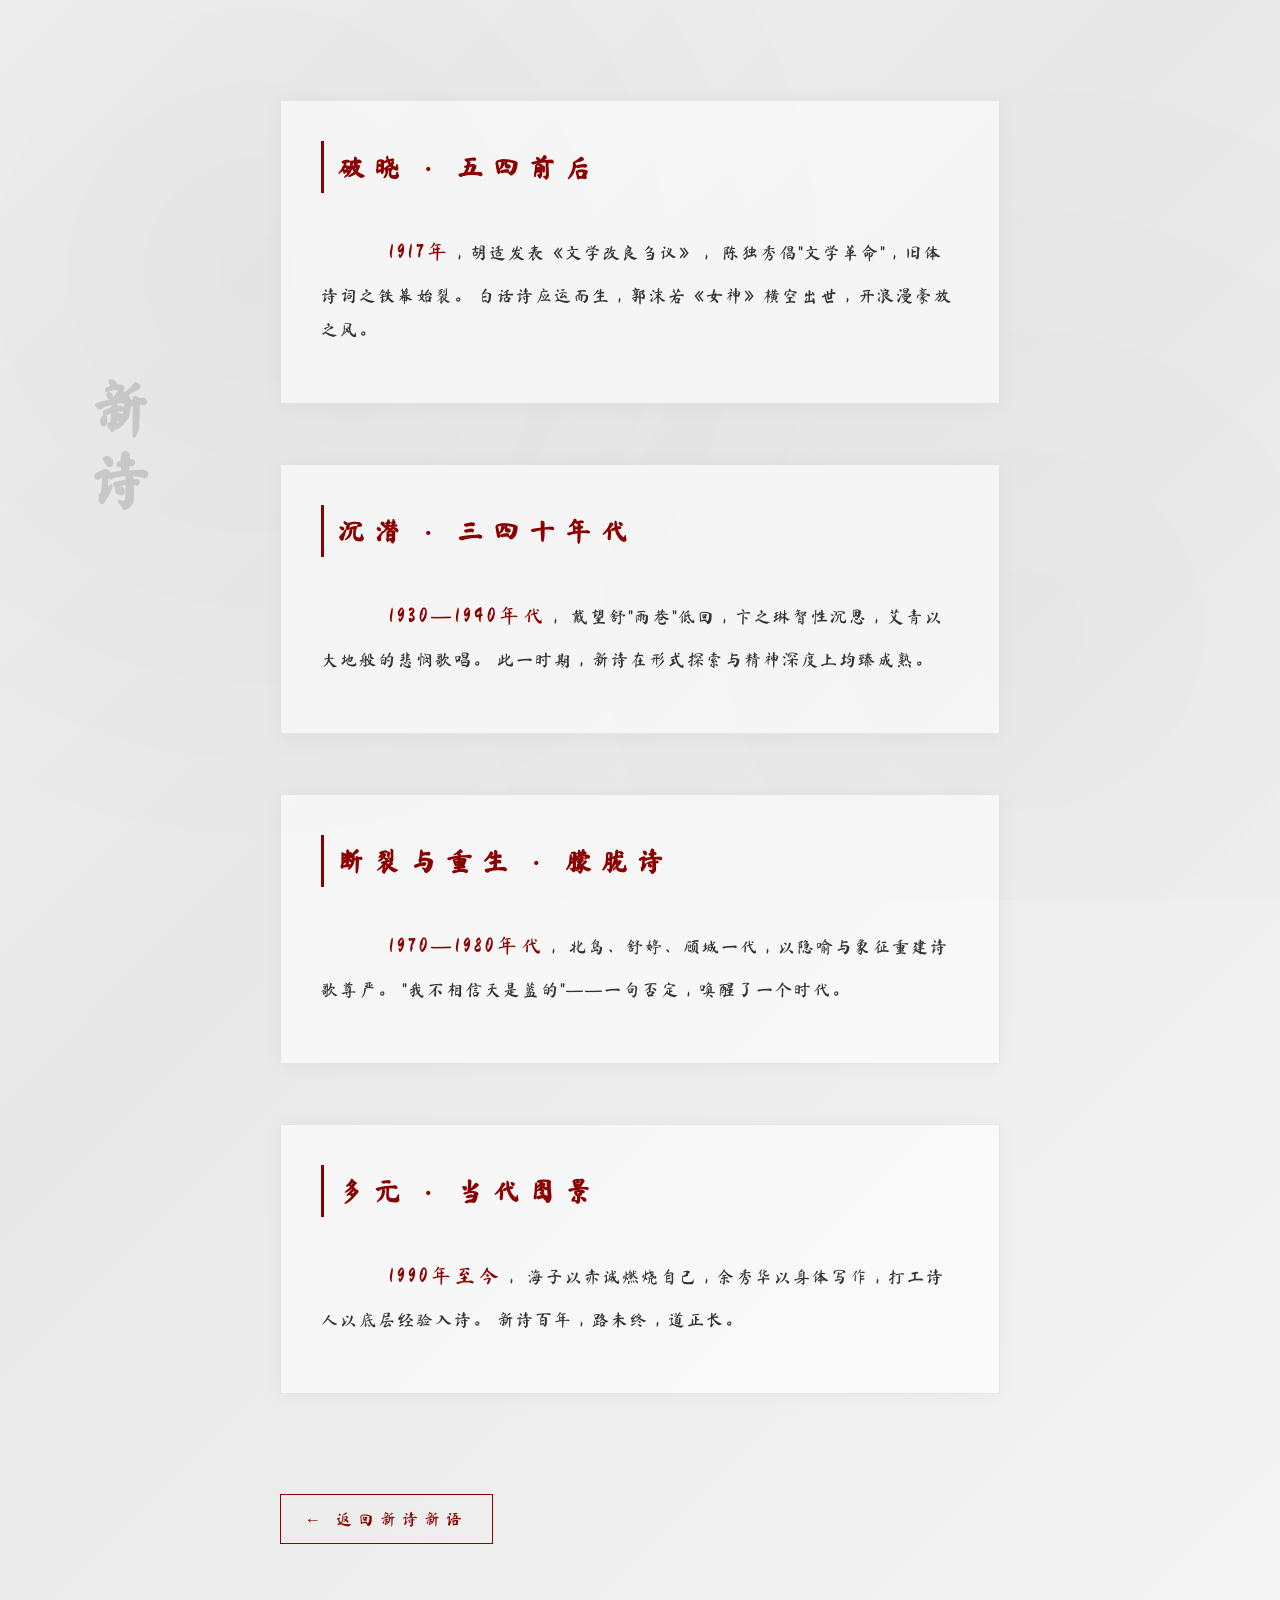
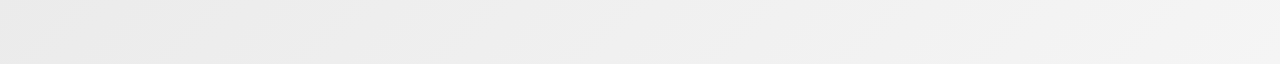
<file: bailun.html>
<!DOCTYPE html>
<html lang="zh-CN">
<head>
<meta charset="UTF-8">
<title>新诗百年</title>
<link href="https://fonts.googleapis.com/css2?family=Ma+Shan+Zheng&display=swap" rel="stylesheet">
<style>
* { margin:0; padding:0; box-sizing:border-box; }
body {
    font-family: "Ma Shan Zheng","KaiTi",serif;
    background: linear-gradient(135deg, #f0f0f0 0%, #e8e8e8 40%, #f5f5f5 100%);
    color: #1a1a1a;
    line-height: 2;
    min-height: 100vh;
}
body::before {
    content: "";
    position: fixed;
    inset: 0;
    background: 
        radial-gradient(circle at 20% 30%, rgba(0,0,0,0.03) 0%, transparent 50%),
        radial-gradient(circle at 80% 70%, rgba(0,0,0,0.02) 0%, transparent 50%);
    pointer-events: none;
    z-index: 0;
}
.container {
    max-width: 800px;
    margin: 100px auto 120px;
    padding: 0 40px;
    position: relative;
    z-index: 1;
}
h2 {
    font-size: 60px;
    letter-spacing: 12px;
    color: #1a1a1a;
    writing-mode: vertical-rl;
    text-orientation: upright;
    position: fixed;
    left: 60px;
    top: 50%;
    transform: translateY(-50%);
    opacity: 0.15;
    pointer-events: none;
}
h3 {
    font-size: 26px;
    letter-spacing: 10px;
    color: #8b0000;
    border-left: 3px solid #8b0000;
    padding-left: 14px;
    margin-bottom: 30px;
}
.section {
    margin-bottom: 60px;
    padding: 40px;
    background: rgba(255,255,255,0.6);
    border: 1px solid rgba(0,0,0,0.08);
    box-shadow: 0 2px 20px rgba(0,0,0,0.04);
}
p {
    font-size: 17px;
    text-indent: 2em;
    letter-spacing: 2px;
    margin-bottom: 16px;
    color: #333;
}
.year {
    display: inline-block;
    font-size: 20px;
    color: #8b0000;
    letter-spacing: 4px;
    margin: 8px 0;
}
.back {
    display: inline-block;
    margin-top: 40px;
    font-size: 16px;
    letter-spacing: 6px;
    color: #8b0000;
    text-decoration: none;
    border: 1px solid #8b0000;
    padding: 8px 24px;
    transition: all .3s;
}
.back:hover {
    background: #8b0000;
    color: #fff;
}
</style>
</head>
<body>

<div class="container">
    <h2>新诗</h2>

    <div class="section">
        <h3>破晓 · 五四前后</h3>
        <p>
            <span class="year">1917年</span>，胡适发表《文学改良刍议》，
            陈独秀倡"文学革命"，旧体诗词之铁幕始裂。
            白话诗应运而生，郭沫若《女神》横空出世，开浪漫豪放之风。
        </p>
    </div>

    <div class="section">
        <h3>沉潜 · 三四十年代</h3>
        <p>
            <span class="year">1930—1940年代</span>，
            戴望舒"雨巷"低回，卞之琳智性沉思，艾青以大地般的悲悯歌唱。
            此一时期，新诗在形式探索与精神深度上均臻成熟。
        </p>
    </div>

    <div class="section">
        <h3>断裂与重生 · 朦胧诗</h3>
        <p>
            <span class="year">1970—1980年代</span>，
            北岛、舒婷、顾城一代，以隐喻与象征重建诗歌尊严。
            "我不相信天是蓝的"——一句否定，唤醒了一个时代。
        </p>
    </div>

    <div class="section">
        <h3>多元 · 当代图景</h3>
        <p>
            <span class="year">1990年至今</span>，
            海子以赤诚燃烧自己，余秀华以身体写作，打工诗人以底层经验入诗。
            新诗百年，路未终，道正长。
        </p>
    </div>

    <a href="xinshi.html" class="back">← 返回新诗新语</a>
</div>

</body>
</html>
</file>
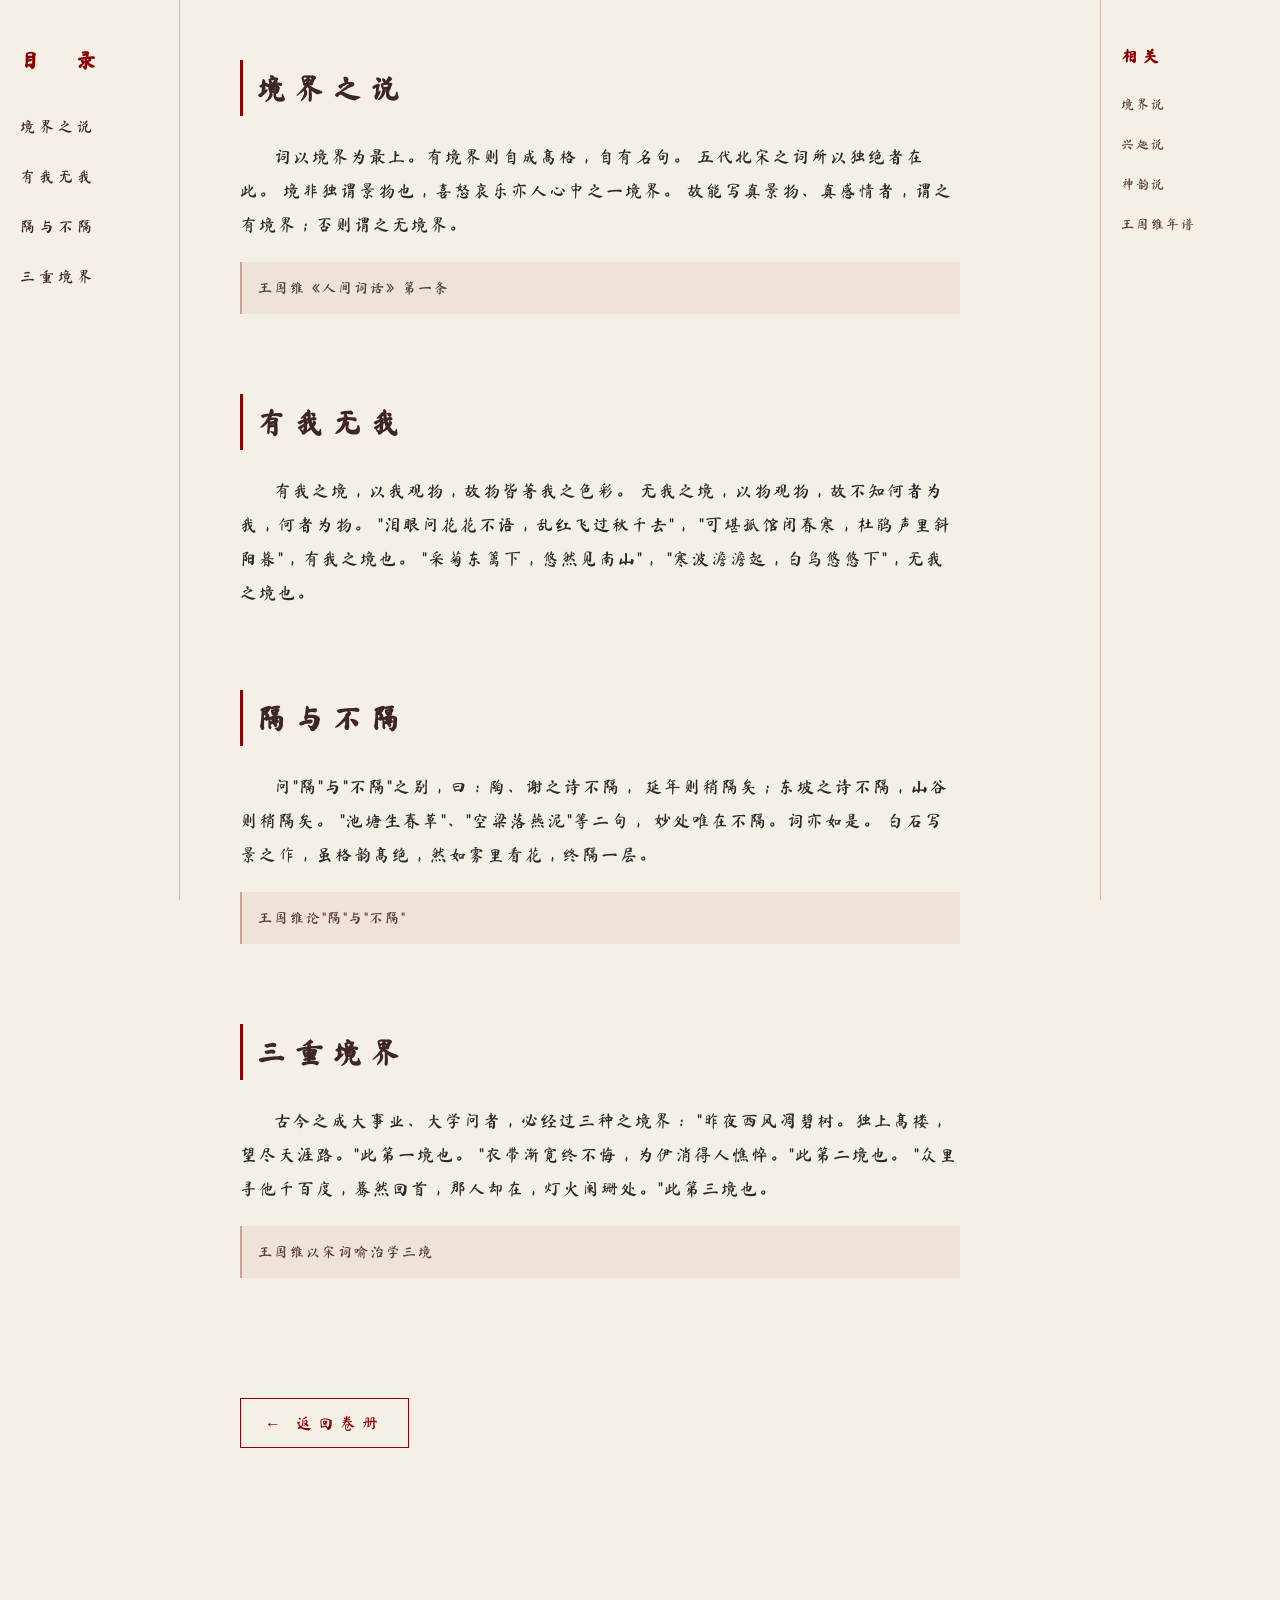
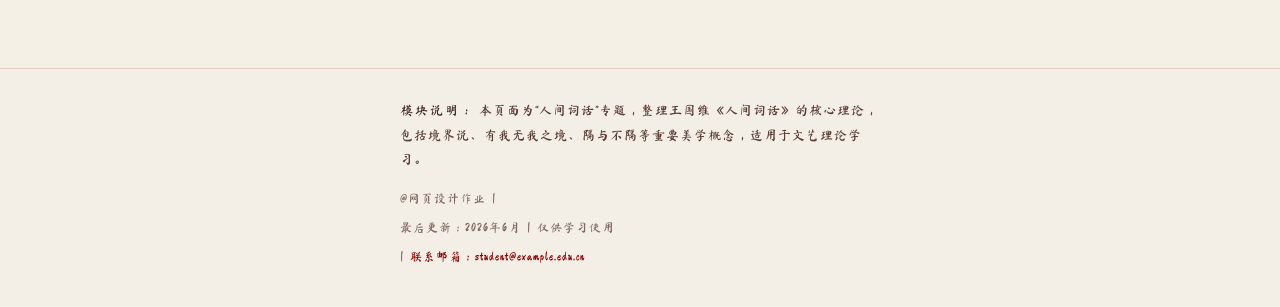
<file: cihua.html>
<!DOCTYPE html>
<html lang="zh-CN">
<head>
    <meta charset="UTF-8">
    <title>人间词话</title>
    <link href="https://fonts.googleapis.com/css2?family=Ma+Shan+Zheng&display=swap" rel="stylesheet">
    <link rel="stylesheet" href="cihua.css">
</head>
<body>

<nav class="catalog">
    <h2>目　录</h2>
    <ul>
        <li><a href="#jingjie">境界之说</a></li>
        <li><a href="#youwu">有我无我</a></li>
        <li><a href="#ge">隔与不隔</a></li>
        <li><a href="#sanjing">三重境界</a></li>
    </ul>
</nav>

<main class="content">

    <section id="jingjie" class="section">
        <h3>境界之说</h3>
        <p>
            词以境界为最上。有境界则自成高格，自有名句。
            五代北宋之词所以独绝者在此。
            境非独谓景物也，喜怒哀乐亦人心中之一境界。
            故能写真景物、真感情者，谓之有境界；否则谓之无境界。
        </p>
        <aside class="sidenote">
            王国维《人间词话》第一条
        </aside>
    </section>

    <section id="youwu" class="section">
        <h3>有我无我</h3>
        <p>
            有我之境，以我观物，故物皆著我之色彩。
            无我之境，以物观物，故不知何者为我，何者为物。
            "泪眼问花花不语，乱红飞过秋千去"，
            "可堪孤馆闭春寒，杜鹃声里斜阳暮"，有我之境也。
            "采菊东篱下，悠然见南山"，
            "寒波澹澹起，白鸟悠悠下"，无我之境也。
        </p>
    </section>

    <section id="ge" class="section">
        <h3>隔与不隔</h3>
        <p>
            问"隔"与"不隔"之别，曰：陶、谢之诗不隔，
            延年则稍隔矣；东坡之诗不隔，山谷则稍隔矣。
            "池塘生春草"、"空梁落燕泥"等二句，
            妙处唯在不隔。词亦如是。
            白石写景之作，虽格韵高绝，然如雾里看花，终隔一层。
        </p>
        <aside class="sidenote">
            王国维论"隔"与"不隔"
        </aside>
    </section>

    <section id="sanjing" class="section">
        <h3>三重境界</h3>
        <p>
            古今之成大事业、大学问者，必经过三种之境界：
            "昨夜西风凋碧树。独上高楼，望尽天涯路。"此第一境也。
            "衣带渐宽终不悔，为伊消得人憔悴。"此第二境也。
            "众里寻他千百度，蓦然回首，那人却在，灯火阑珊处。"此第三境也。
        </p>
        <aside class="sidenote">
            王国维以宋词喻治学三境
        </aside>
    </section>

    <a href="list.html" class="back">← 返回卷册</a>
</main>
<footer class="page-footer">
    <div class="footer-info">
        <strong>模块说明：</strong>
        本页面为“人间词话”专题，整理王国维《人间词话》的核心理论，包括境界说、有我无我之境、隔与不隔等重要美学概念，适用于文艺理论学习。
    </div>
    <div class="footer-meta">
        <span>                @网页设计作业</span>
        <span>|</span>
        <span>最后更新：2026年6月</span>
        <span>|</span>
        <span>仅供学习使用</span>
        <span>|</span>
        <a href="mailto:student@example.edu.cn">联系邮箱：student@example.edu.cn</a>
    </div>
</footer>
<div class="sidebar">
    <h4>相关</h4>
    <ul>
        <li><a href="jingjie.html">境界说</a></li>
        <li>兴趣说</li>
        <li>神韵说</li>
        <li>王国维年谱</li>
    </ul>
</div>

<div class="top-btn" id="topBtn">↑ 顶端</div>

<script>
const topBtn = document.getElementById('topBtn');
window.addEventListener('scroll', () => {
    topBtn.classList.toggle('show', window.scrollY > 300);
});
topBtn.addEventListener('click', () => {
    window.scrollTo({ top: 0, behavior: 'smooth' });
});
</script>

</body>
</html>
</file>
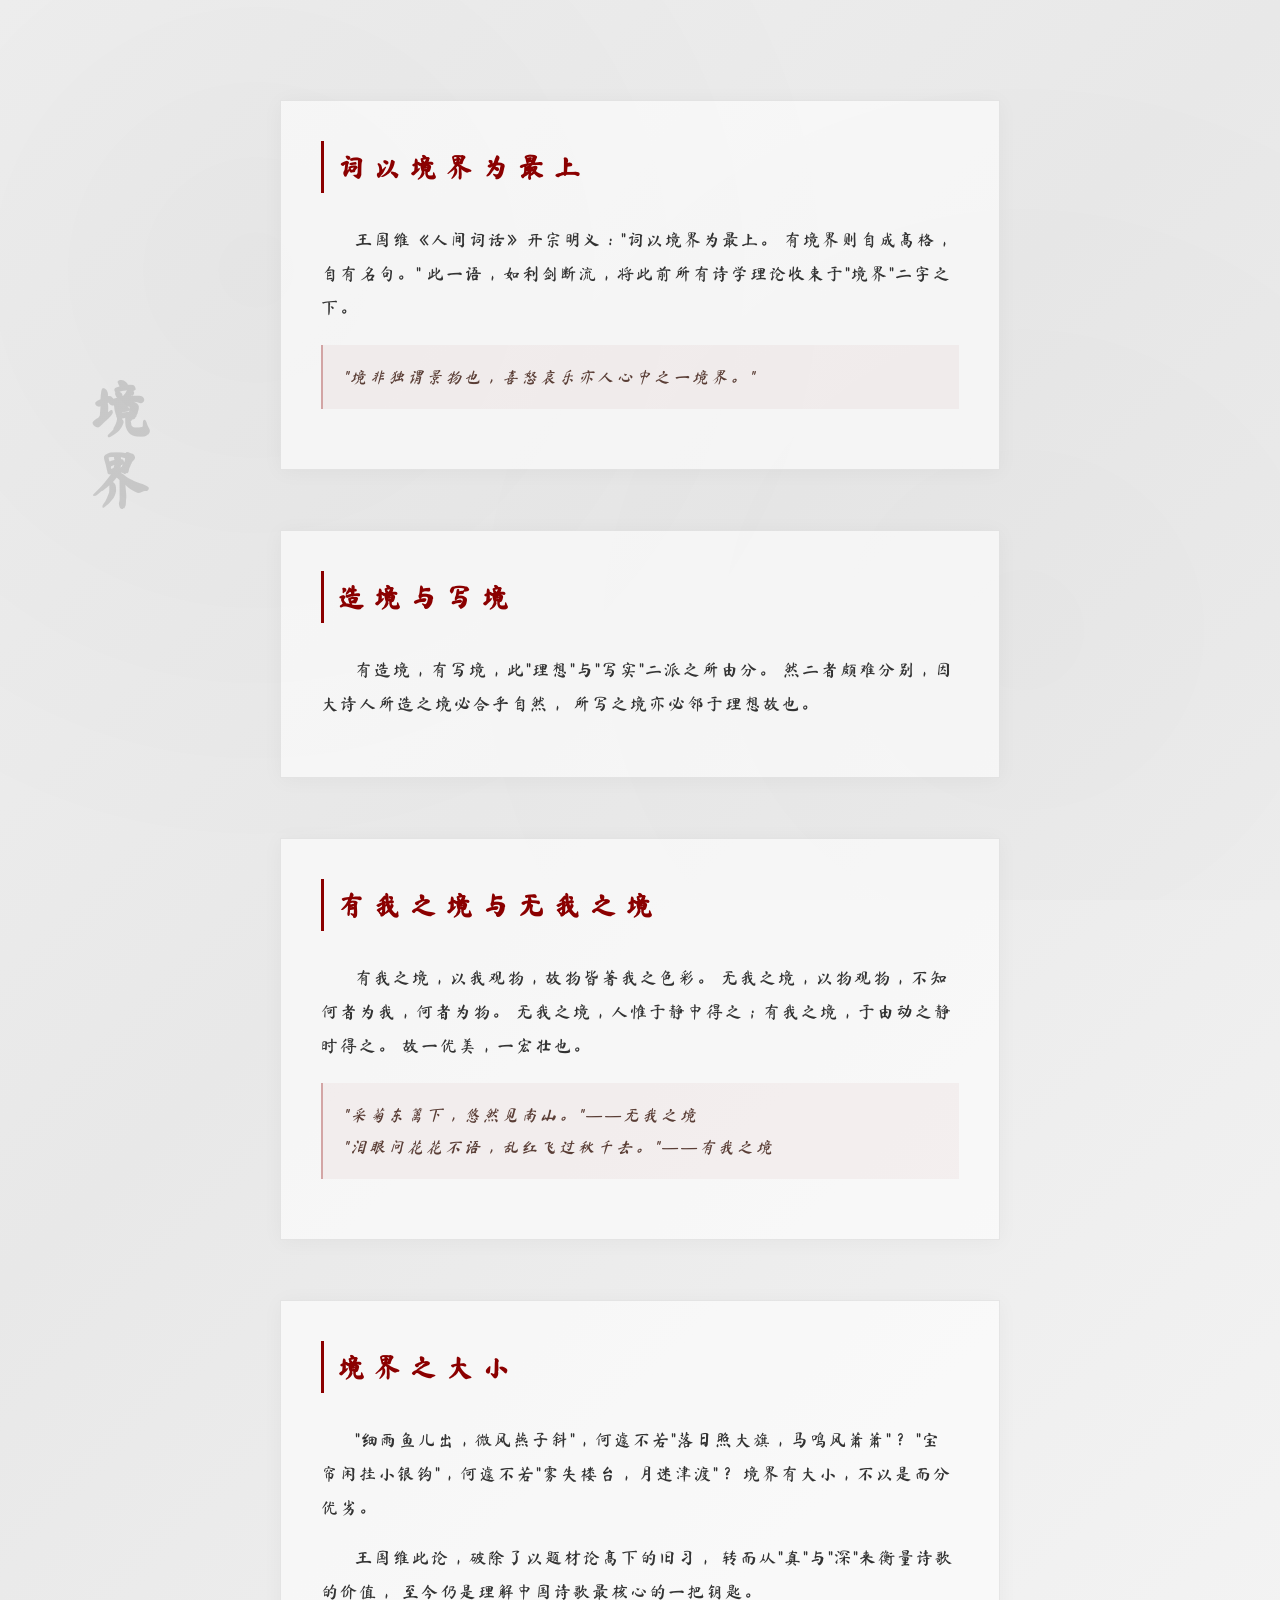
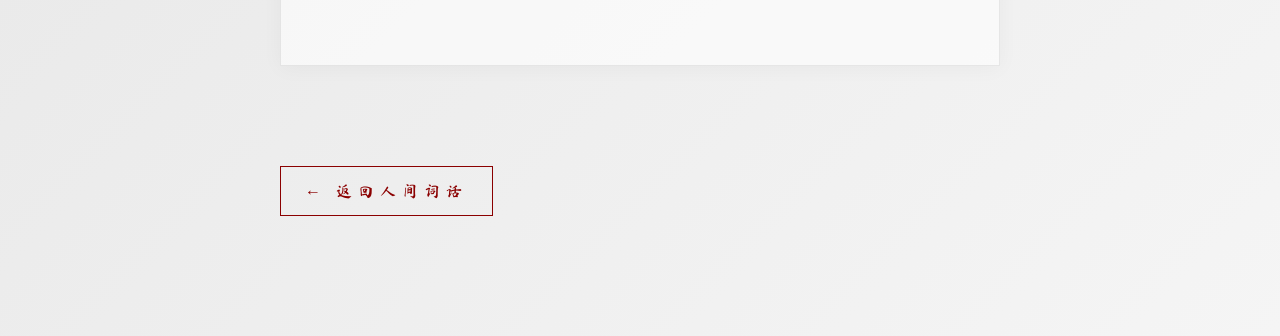
<file: jingjie.html>
<!DOCTYPE html>
<html lang="zh-CN">
<head>
<meta charset="UTF-8">
<title>境界说</title>
<link href="https://fonts.googleapis.com/css2?family=Ma+Shan+Zheng&display=swap" rel="stylesheet">
<style>
* { margin:0; padding:0; box-sizing:border-box; }
body {
    font-family: "Ma Shan Zheng","KaiTi",serif;
    background: linear-gradient(135deg, #f0f0f0 0%, #e8e8e8 40%, #f5f5f5 100%);
    color: #1a1a1a;
    line-height: 2;
    min-height: 100vh;
}
body::before {
    content: "";
    position: fixed;
    inset: 0;
    background: 
        radial-gradient(circle at 20% 30%, rgba(0,0,0,0.03) 0%, transparent 50%),
        radial-gradient(circle at 80% 70%, rgba(0,0,0,0.02) 0%, transparent 50%);
    pointer-events: none;
    z-index: 0;
}
.container {
    max-width: 800px;
    margin: 100px auto 120px;
    padding: 0 40px;
    position: relative;
    z-index: 1;
}
h2 {
    font-size: 60px;
    letter-spacing: 12px;
    color: #1a1a1a;
    writing-mode: vertical-rl;
    text-orientation: upright;
    position: fixed;
    left: 60px;
    top: 50%;
    transform: translateY(-50%);
    opacity: 0.15;
    pointer-events: none;
}
h3 {
    font-size: 26px;
    letter-spacing: 10px;
    color: #8b0000;
    border-left: 3px solid #8b0000;
    padding-left: 14px;
    margin-bottom: 30px;
}
.section {
    margin-bottom: 60px;
    padding: 40px;
    background: rgba(255,255,255,0.6);
    border: 1px solid rgba(0,0,0,0.08);
    box-shadow: 0 2px 20px rgba(0,0,0,0.04);
}
p {
    font-size: 17px;
    text-indent: 2em;
    letter-spacing: 2px;
    margin-bottom: 16px;
    color: #333;
}
.quote {
    margin: 20px 0;
    padding: 16px 20px;
    background: rgba(139,0,0,0.04);
    border-left: 2px solid rgba(139,0,0,0.3);
    font-size: 16px;
    letter-spacing: 3px;
    color: #5a3e36;
    font-style: italic;
}
.back {
    display: inline-block;
    margin-top: 40px;
    font-size: 16px;
    letter-spacing: 6px;
    color: #8b0000;
    text-decoration: none;
    border: 1px solid #8b0000;
    padding: 8px 24px;
    transition: all .3s;
}
.back:hover {
    background: #8b0000;
    color: #fff;
}
</style>
</head>
<body>

<div class="container">
    <h2>境界</h2>

    <div class="section">
        <h3>词以境界为最上</h3>
        <p>
            王国维《人间词话》开宗明义："词以境界为最上。
            有境界则自成高格，自有名句。"
            此一语，如利剑断流，将此前所有诗学理论收束于"境界"二字之下。
        </p>
        <div class="quote">
            "境非独谓景物也，喜怒哀乐亦人心中之一境界。"
        </div>
    </div>

    <div class="section">
        <h3>造境与写境</h3>
        <p>
            有造境，有写境，此"理想"与"写实"二派之所由分。
            然二者颇难分别，因大诗人所造之境必合乎自然，
            所写之境亦必邻于理想故也。
        </p>
    </div>

    <div class="section">
        <h3>有我之境与无我之境</h3>
        <p>
            有我之境，以我观物，故物皆著我之色彩。
            无我之境，以物观物，不知何者为我，何者为物。
            无我之境，人惟于静中得之；有我之境，于由动之静时得之。
            故一优美，一宏壮也。
        </p>
        <div class="quote">
            "采菊东篱下，悠然见南山。"——无我之境<br>
            "泪眼问花花不语，乱红飞过秋千去。"——有我之境
        </div>
    </div>

    <div class="section">
        <h3>境界之大小</h3>
        <p>
            "细雨鱼儿出，微风燕子斜"，何遽不若"落日照大旗，马鸣风萧萧"？
            "宝帘闲挂小银钩"，何遽不若"雾失楼台，月迷津渡"？
            境界有大小，不以是而分优劣。
        </p>
        <p>
            王国维此论，破除了以题材论高下的旧习，
            转而从"真"与"深"来衡量诗歌的价值，
            至今仍是理解中国诗歌最核心的一把钥匙。
        </p>
    </div>

    <a href="cihua.html" class="back">← 返回人间词话</a>
</div>

</body>
</html>
</file>
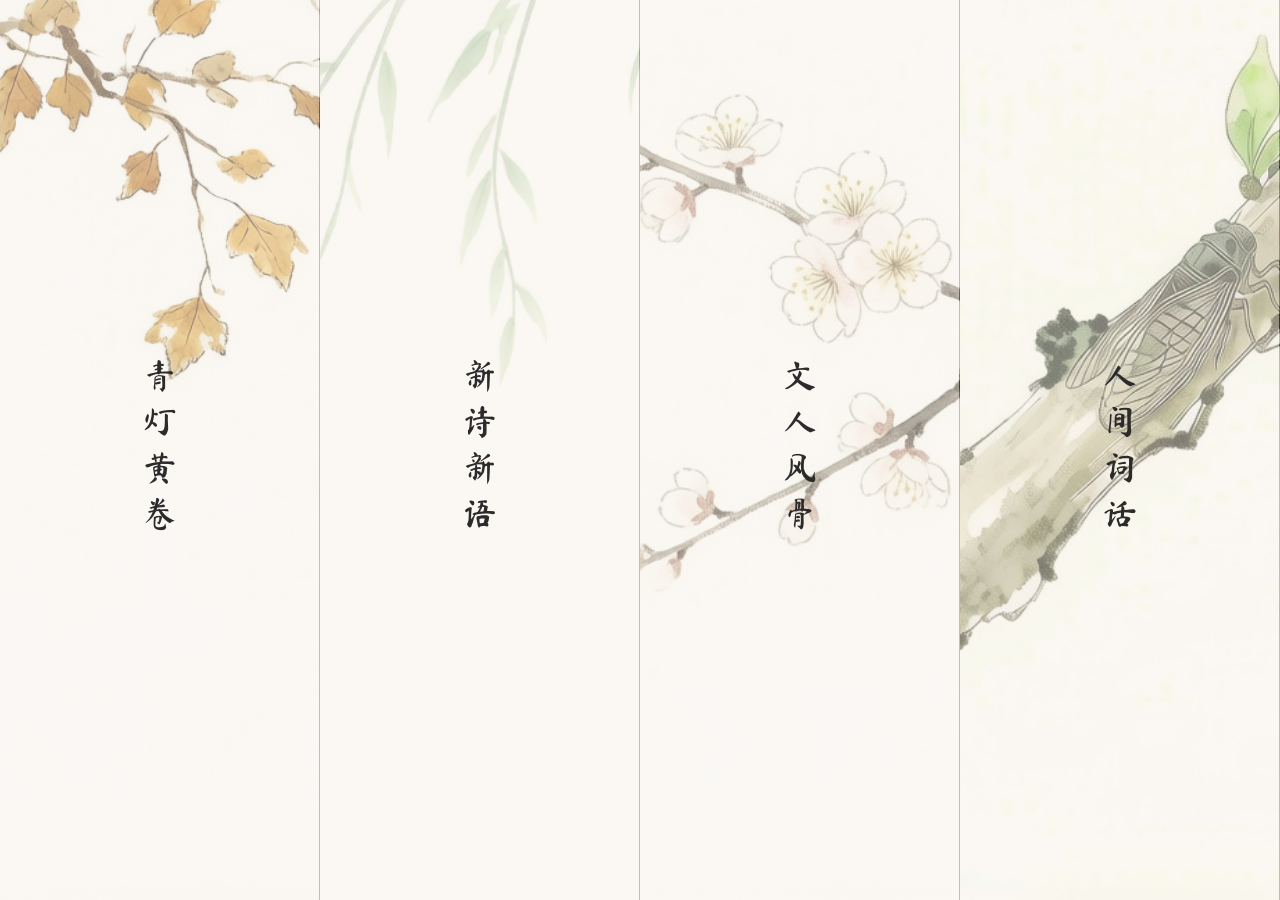
<file: list.html>
<!DOCTYPE html>
<html lang="zh-CN">
<head>
    <meta charset="UTF-8">
    <title>诗境 · 卷册</title>
    <link href="https://fonts.googleapis.com/css2?family=Ma+Shan+Zheng&display=swap" rel="stylesheet">
    <link rel="stylesheet" href="list.css">
</head>
<body>

<div class="gallery">
    <!-- 青灯黄卷 -->
    <div class="col" style="background-image:url('bg1.jpg');" data-href="qingdeng.html">
        <span>青灯黄卷</span>
        <div class="sub-rows">
            <div class="sub-row">经史子集</div>
            <div class="sub-row">古籍拾遗</div>
            <div class="sub-row">笺注考据</div>
            <div class="sub-row">版本源流</div>
        </div>
    </div>

    <!-- 新诗新语 -->
    <div class="col" style="background-image:url('bg2.jpg');" data-href="xinshi.html">
        <span>新诗新语</span>
        <div class="sub-rows">
            <div class="sub-row">当代诗抄</div>
            <div class="sub-row">短句随笔</div>
            <div class="sub-row">诗学漫谈</div>
            <div class="sub-row">新体试笔</div>
        </div>
    </div>

    <!-- 文人风骨 -->
    <div class="col" style="background-image:url('bg3.jpg');" data-href="wenren.html">
        <span>文人风骨</span>
        <div class="sub-rows">
            <div class="sub-row">身老沧州</div>
            <div class="sub-row">零落成泥</div>
            <div class="sub-row">深山夕照</div>
            <div class="sub-row">橘子洲头</div>
        </div>
    </div>

    <!-- 人间词话 -->
    <div class="col" style="background-image:url('bg4.jpg');" data-href="cihua.html">
        <span>人间词话</span>
        <div class="sub-rows">
            <div class="sub-row">三重境界</div>
            <div class="sub-row">隔与不隔</div>
            <div class="sub-row">有我无我</div>
            <div class="sub-row">何以为词</div>
        </div>
    </div>
</div>

<!-- 合卷 -->
<div class="close-btn">合卷</div>

<script>
const cols = document.querySelectorAll('.col');
const closeBtn = document.querySelector('.close-btn');

cols.forEach(col => {
    col.addEventListener('click', function (e) {
        // 已展开 → 跳转
        if (col.classList.contains('active')) {
            const url = col.getAttribute('data-href');
            if (url) {
                window.location.href = url;
            }
            return;
        }

        // 未展开 → 展开
        cols.forEach(c => {
            c.classList.remove('active', 'side');
        });

        col.classList.add('active');

        cols.forEach(c => {
            if (!c.classList.contains('active')) {
                c.classList.add('side');
            }
        });
    });
});

closeBtn.addEventListener('click', () => {
    cols.forEach(c => c.classList.remove('active', 'side'));
});
</script>

</body>
</html>
</file>
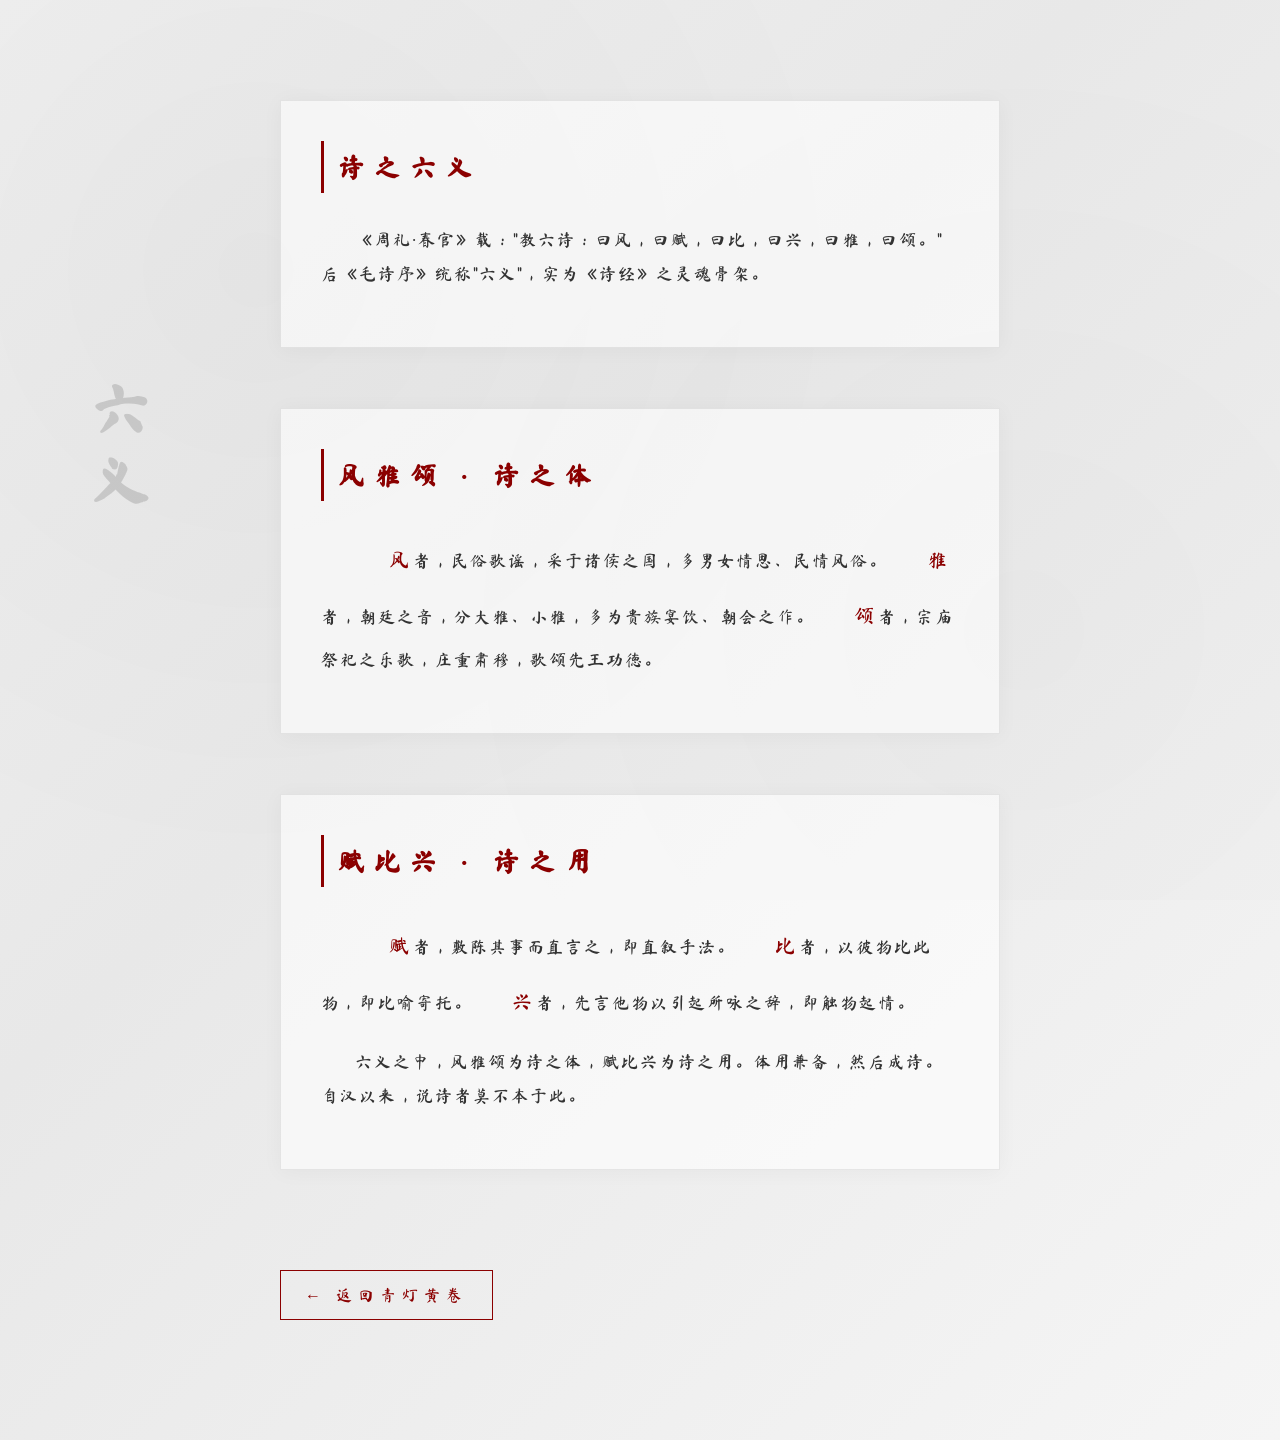
<file: liuyi.html>
<!DOCTYPE html>
<html lang="zh-CN">
<head>
<meta charset="UTF-8">
<title>六义</title>
<link href="https://fonts.googleapis.com/css2?family=Ma+Shan+Zheng&display=swap" rel="stylesheet">
<style>
* { margin:0; padding:0; box-sizing:border-box; }
body {
    font-family: "Ma Shan Zheng","KaiTi",serif;
    background: linear-gradient(135deg, #f0f0f0 0%, #e8e8e8 40%, #f5f5f5 100%);
    color: #1a1a1a;
    line-height: 2;
    min-height: 100vh;
}
body::before {
    content: "";
    position: fixed;
    inset: 0;
    background: 
        radial-gradient(circle at 20% 30%, rgba(0,0,0,0.03) 0%, transparent 50%),
        radial-gradient(circle at 80% 70%, rgba(0,0,0,0.02) 0%, transparent 50%);
    pointer-events: none;
    z-index: 0;
}
.container {
    max-width: 800px;
    margin: 100px auto 120px;
    padding: 0 40px;
    position: relative;
    z-index: 1;
}
h2 {
    font-size: 36px;
    letter-spacing: 12px;
    color: #1a1a1a;
    writing-mode: vertical-rl;
    text-orientation: upright;
    position: fixed;
    left: 60px;
    top: 50%;
    transform: translateY(-50%);
    opacity: 0.15;
    font-size: 60px;
    pointer-events: none;
}
h3 {
    font-size: 26px;
    letter-spacing: 10px;
    color: #8b0000;
    border-left: 3px solid #8b0000;
    padding-left: 14px;
    margin-bottom: 30px;
}
.section {
    margin-bottom: 60px;
    padding: 40px;
    background: rgba(255,255,255,0.6);
    border: 1px solid rgba(0,0,0,0.08);
    box-shadow: 0 2px 20px rgba(0,0,0,0.04);
}
p {
    font-size: 17px;
    text-indent: 2em;
    letter-spacing: 2px;
    margin-bottom: 16px;
    color: #333;
}
.term {
    display: inline-block;
    font-size: 20px;
    color: #8b0000;
    letter-spacing: 4px;
    margin: 8px 0;
}
.back {
    display: inline-block;
    margin-top: 40px;
    font-size: 16px;
    letter-spacing: 6px;
    color: #8b0000;
    text-decoration: none;
    border: 1px solid #8b0000;
    padding: 8px 24px;
    transition: all .3s;
}
.back:hover {
    background: #8b0000;
    color: #fff;
}
</style>
</head>
<body>

<div class="container">
    <h2>六义</h2>

    <div class="section">
        <h3>诗之六义</h3>
        <p>
            《周礼·春官》载："教六诗：曰风，曰赋，曰比，曰兴，曰雅，曰颂。"
            后《毛诗序》统称"六义"，实为《诗经》之灵魂骨架。
        </p>
    </div>

    <div class="section">
        <h3>风雅颂 · 诗之体</h3>
        <p>
            <span class="term">风</span>者，民俗歌谣，采于诸侯之国，多男女情思、民情风俗。
            <span class="term">雅</span>者，朝廷之音，分大雅、小雅，多为贵族宴饮、朝会之作。
            <span class="term">颂</span>者，宗庙祭祀之乐歌，庄重肃穆，歌颂先王功德。
        </p>
    </div>

    <div class="section">
        <h3>赋比兴 · 诗之用</h3>
        <p>
            <span class="term">赋</span>者，敷陈其事而直言之，即直叙手法。
            <span class="term">比</span>者，以彼物比此物，即比喻寄托。
            <span class="term">兴</span>者，先言他物以引起所咏之辞，即触物起情。
        </p>
        <p>
            六义之中，风雅颂为诗之体，赋比兴为诗之用。体用兼备，然后成诗。
            自汉以来，说诗者莫不本于此。
        </p>
    </div>

    <a href="qingdeng.html" class="back">← 返回青灯黄卷</a>
</div>

</body>
</html>
</file>
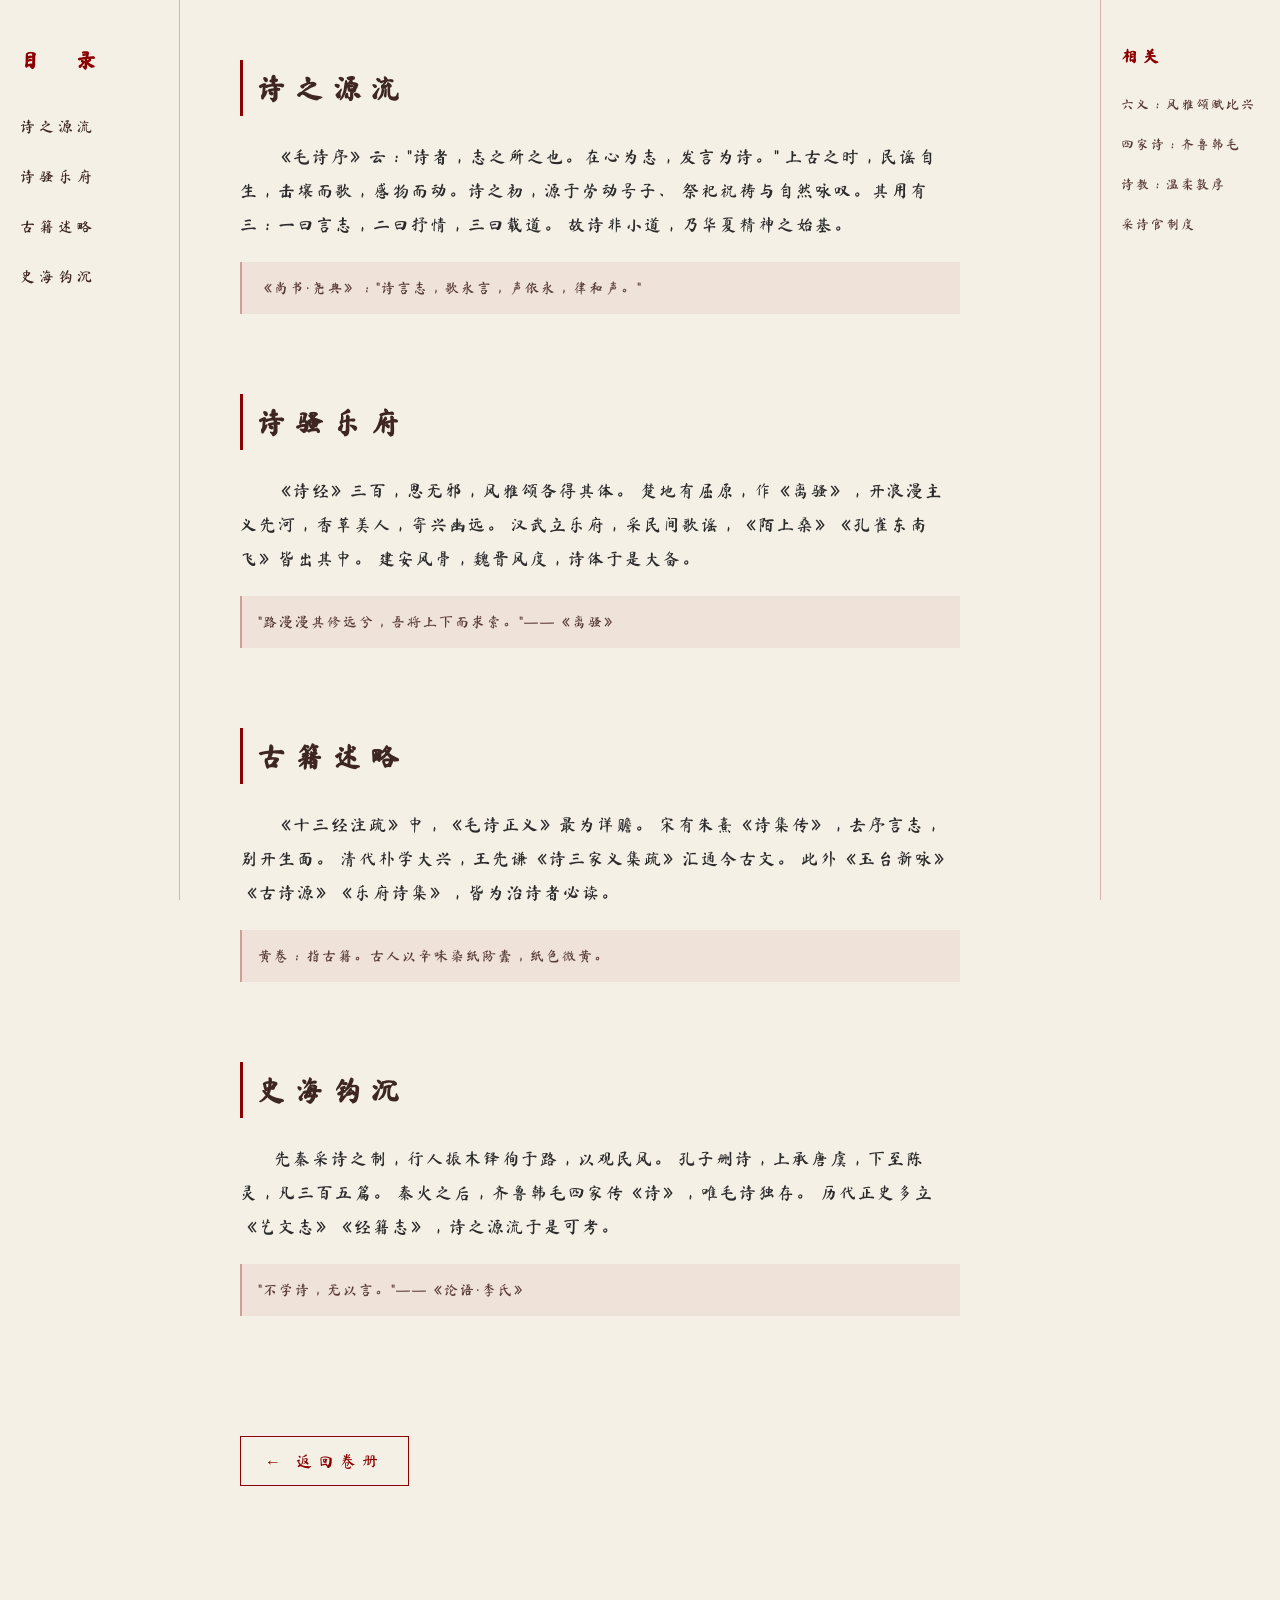
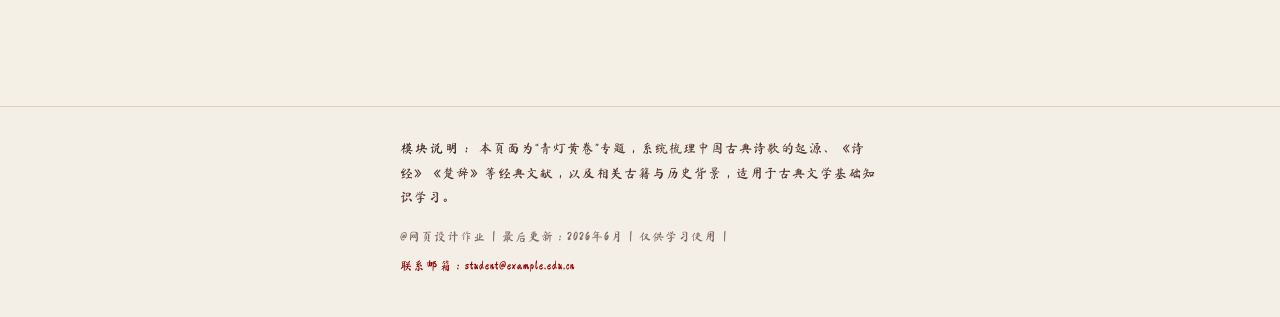
<file: qingdeng.html>
<!DOCTYPE html>
<html lang="zh-CN">
<head>
    <meta charset="UTF-8">
    <title>青灯黄卷</title>
    <link href="https://fonts.googleapis.com/css2?family=Ma+Shan+Zheng&display=swap" rel="stylesheet">
    <link rel="stylesheet" href="qingdeng.css">
</head>
<body>

<!-- 左侧目录 -->
<nav class="catalog">
    <h2>目　录</h2>
    <ul>
        <li><a href="#origin">诗之源流</a></li>
        <li><a href="#classics">诗骚乐府</a></li>
        <li><a href="#books">古籍述略</a></li>
        <li><a href="#history">史海钩沉</a></li>
    </ul>
</nav>

<!-- 主内容 -->
<main class="content">

    <section id="origin" class="section">
        <h3>诗之源流</h3>
        <p>
            《毛诗序》云："诗者，志之所之也。在心为志，发言为诗。"
            上古之时，民谣自生，击壤而歌，感物而动。诗之初，源于劳动号子、
            祭祀祝祷与自然咏叹。其用有三：一曰言志，二曰抒情，三曰载道。
            故诗非小道，乃华夏精神之始基。
        </p>
        <aside class="sidenote">
            《尚书·尧典》："诗言志，歌永言，声依永，律和声。"
        </aside>
    </section>

    <section id="classics" class="section">
        <h3>诗骚乐府</h3>
        <p>
            《诗经》三百，思无邪，风雅颂各得其体。
            楚地有屈原，作《离骚》，开浪漫主义先河，香草美人，寄兴幽远。
            汉武立乐府，采民间歌谣，《陌上桑》《孔雀东南飞》皆出其中。
            建安风骨，魏晋风度，诗体于是大备。
        </p>
        <aside class="sidenote">
            "路漫漫其修远兮，吾将上下而求索。"——《离骚》
        </aside>
    </section>

    <section id="books" class="section">
        <h3>古籍述略</h3>
        <p>
            《十三经注疏》中，《毛诗正义》最为详赡。
            宋有朱熹《诗集传》，去序言志，别开生面。
            清代朴学大兴，王先谦《诗三家义集疏》汇通今古文。
            此外《玉台新咏》《古诗源》《乐府诗集》，皆为治诗者必读。
        </p>
        <aside class="sidenote">
            黄卷：指古籍。古人以辛味染纸防蠹，纸色微黄。
        </aside>
    </section>

    <section id="history" class="section">
        <h3>史海钩沉</h3>
        <p>
            先秦采诗之制，行人振木铎徇于路，以观民风。
            孔子删诗，上承唐虞，下至陈灵，凡三百五篇。
            秦火之后，齐鲁韩毛四家传《诗》，唯毛诗独存。
            历代正史多立《艺文志》《经籍志》，诗之源流于是可考。
        </p>
        <aside class="sidenote">
            "不学诗，无以言。"——《论语·季氏》
        </aside>
    </section>

    <a href="list.html" class="back">← 返回卷册</a>
</main>
<footer class="page-footer">
    <div class="footer-info">
        <strong>模块说明：</strong>
        本页面为“青灯黄卷”专题，系统梳理中国古典诗歌的起源、《诗经》《楚辞》等经典文献，以及相关古籍与历史背景，适用于古典文学基础知识学习。
    </div>
    <div class="footer-meta">
        <span>                      @网页设计作业</span>
        <span>|</span>
        <span>最后更新：2026年6月</span>
        <span>|</span>
        <span>仅供学习使用</span>
        <span>|</span>
        <a href="mailto:student@example.edu.cn">联系邮箱：student@example.edu.cn</a>
    </div>
</footer>
<!-- 右侧边栏 -->
<div class="sidebar">
    <h4>相关</h4>
    <ul>
        <li><a href="liuyi.html">六义：风雅颂赋比兴</a></li>
        <li>四家诗：齐鲁韩毛</li>
        <li>诗教：温柔敦厚</li>
        <li>采诗官制度</li>
    </ul>
</div>

<!-- 返回顶端 -->
<div class="top-btn" id="topBtn">↑ 顶端</div>

<script>
const topBtn = document.getElementById('topBtn');

window.addEventListener('scroll', () => {
    topBtn.classList.toggle('show', window.scrollY > 300);
});

topBtn.addEventListener('click', () => {
    window.scrollTo({ top: 0, behavior: 'smooth' });
});
</script>

</body>
</html>
</file>
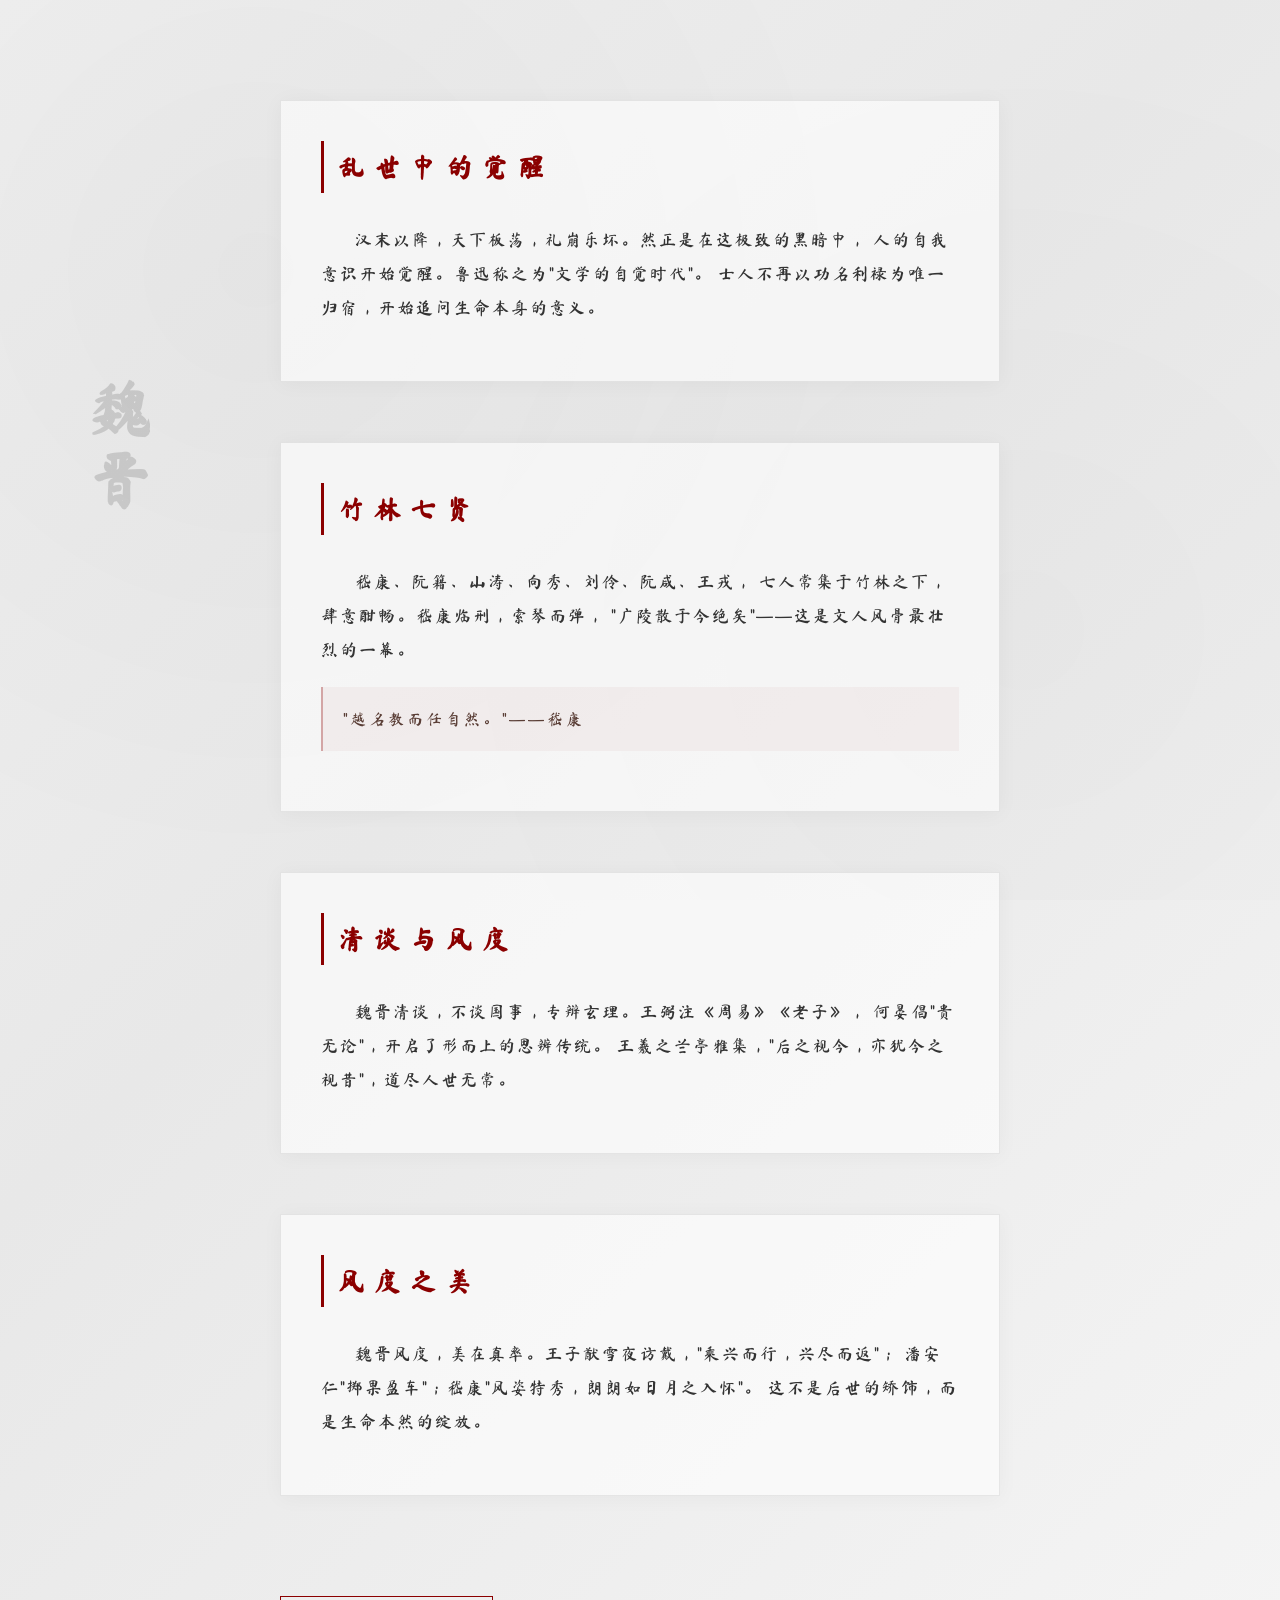
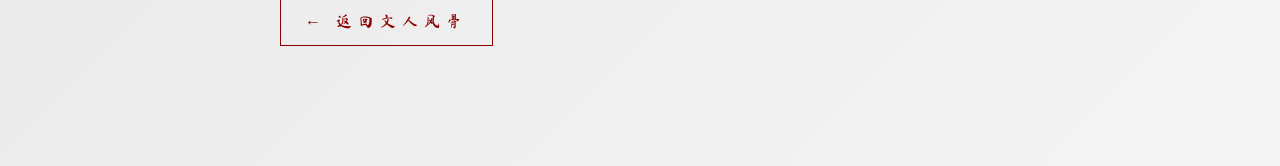
<file: weijin.html>
<!DOCTYPE html>
<html lang="zh-CN">
<head>
<meta charset="UTF-8">
<title>魏晋风度</title>
<link href="https://fonts.googleapis.com/css2?family=Ma+Shan+Zheng&display=swap" rel="stylesheet">
<style>
* { margin:0; padding:0; box-sizing:border-box; }
body {
    font-family: "Ma Shan Zheng","KaiTi",serif;
    background: linear-gradient(135deg, #f0f0f0 0%, #e8e8e8 40%, #f5f5f5 100%);
    color: #1a1a1a;
    line-height: 2;
    min-height: 100vh;
}
body::before {
    content: "";
    position: fixed;
    inset: 0;
    background: 
        radial-gradient(circle at 20% 30%, rgba(0,0,0,0.03) 0%, transparent 50%),
        radial-gradient(circle at 80% 70%, rgba(0,0,0,0.02) 0%, transparent 50%);
    pointer-events: none;
    z-index: 0;
}
.container {
    max-width: 800px;
    margin: 100px auto 120px;
    padding: 0 40px;
    position: relative;
    z-index: 1;
}
h2 {
    font-size: 60px;
    letter-spacing: 12px;
    color: #1a1a1a;
    writing-mode: vertical-rl;
    text-orientation: upright;
    position: fixed;
    left: 60px;
    top: 50%;
    transform: translateY(-50%);
    opacity: 0.15;
    pointer-events: none;
}
h3 {
    font-size: 26px;
    letter-spacing: 10px;
    color: #8b0000;
    border-left: 3px solid #8b0000;
    padding-left: 14px;
    margin-bottom: 30px;
}
.section {
    margin-bottom: 60px;
    padding: 40px;
    background: rgba(255,255,255,0.6);
    border: 1px solid rgba(0,0,0,0.08);
    box-shadow: 0 2px 20px rgba(0,0,0,0.04);
}
p {
    font-size: 17px;
    text-indent: 2em;
    letter-spacing: 2px;
    margin-bottom: 16px;
    color: #333;
}
.quote {
    margin: 20px 0;
    padding: 16px 20px;
    background: rgba(139,0,0,0.04);
    border-left: 2px solid rgba(139,0,0,0.3);
    font-size: 16px;
    letter-spacing: 3px;
    color: #5a3e36;
}
.back {
    display: inline-block;
    margin-top: 40px;
    font-size: 16px;
    letter-spacing: 6px;
    color: #8b0000;
    text-decoration: none;
    border: 1px solid #8b0000;
    padding: 8px 24px;
    transition: all .3s;
}
.back:hover {
    background: #8b0000;
    color: #fff;
}
</style>
</head>
<body>

<div class="container">
    <h2>魏晋</h2>

    <div class="section">
        <h3>乱世中的觉醒</h3>
        <p>
            汉末以降，天下板荡，礼崩乐坏。然正是在这极致的黑暗中，
            人的自我意识开始觉醒。鲁迅称之为"文学的自觉时代"。
            士人不再以功名利禄为唯一归宿，开始追问生命本身的意义。
        </p>
    </div>

    <div class="section">
        <h3>竹林七贤</h3>
        <p>
            嵇康、阮籍、山涛、向秀、刘伶、阮咸、王戎，
            七人常集于竹林之下，肆意酣畅。嵇康临刑，索琴而弹，
            "广陵散于今绝矣"——这是文人风骨最壮烈的一幕。
        </p>
        <div class="quote">
            "越名教而任自然。"——嵇康
        </div>
    </div>

    <div class="section">
        <h3>清谈与风度</h3>
        <p>
            魏晋清谈，不谈国事，专辩玄理。王弼注《周易》《老子》，
            何晏倡"贵无论"，开启了形而上的思辨传统。
            王羲之兰亭雅集，"后之视今，亦犹今之视昔"，道尽人世无常。
        </p>
    </div>

    <div class="section">
        <h3>风度之美</h3>
        <p>
            魏晋风度，美在真率。王子猷雪夜访戴，"乘兴而行，兴尽而返"；
            潘安仁"掷果盈车"；嵇康"风姿特秀，朗朗如日月之入怀"。
            这不是后世的矫饰，而是生命本然的绽放。
        </p>
    </div>

    <a href="wenren.html" class="back">← 返回文人风骨</a>
</div>

</body>
</html>
</file>
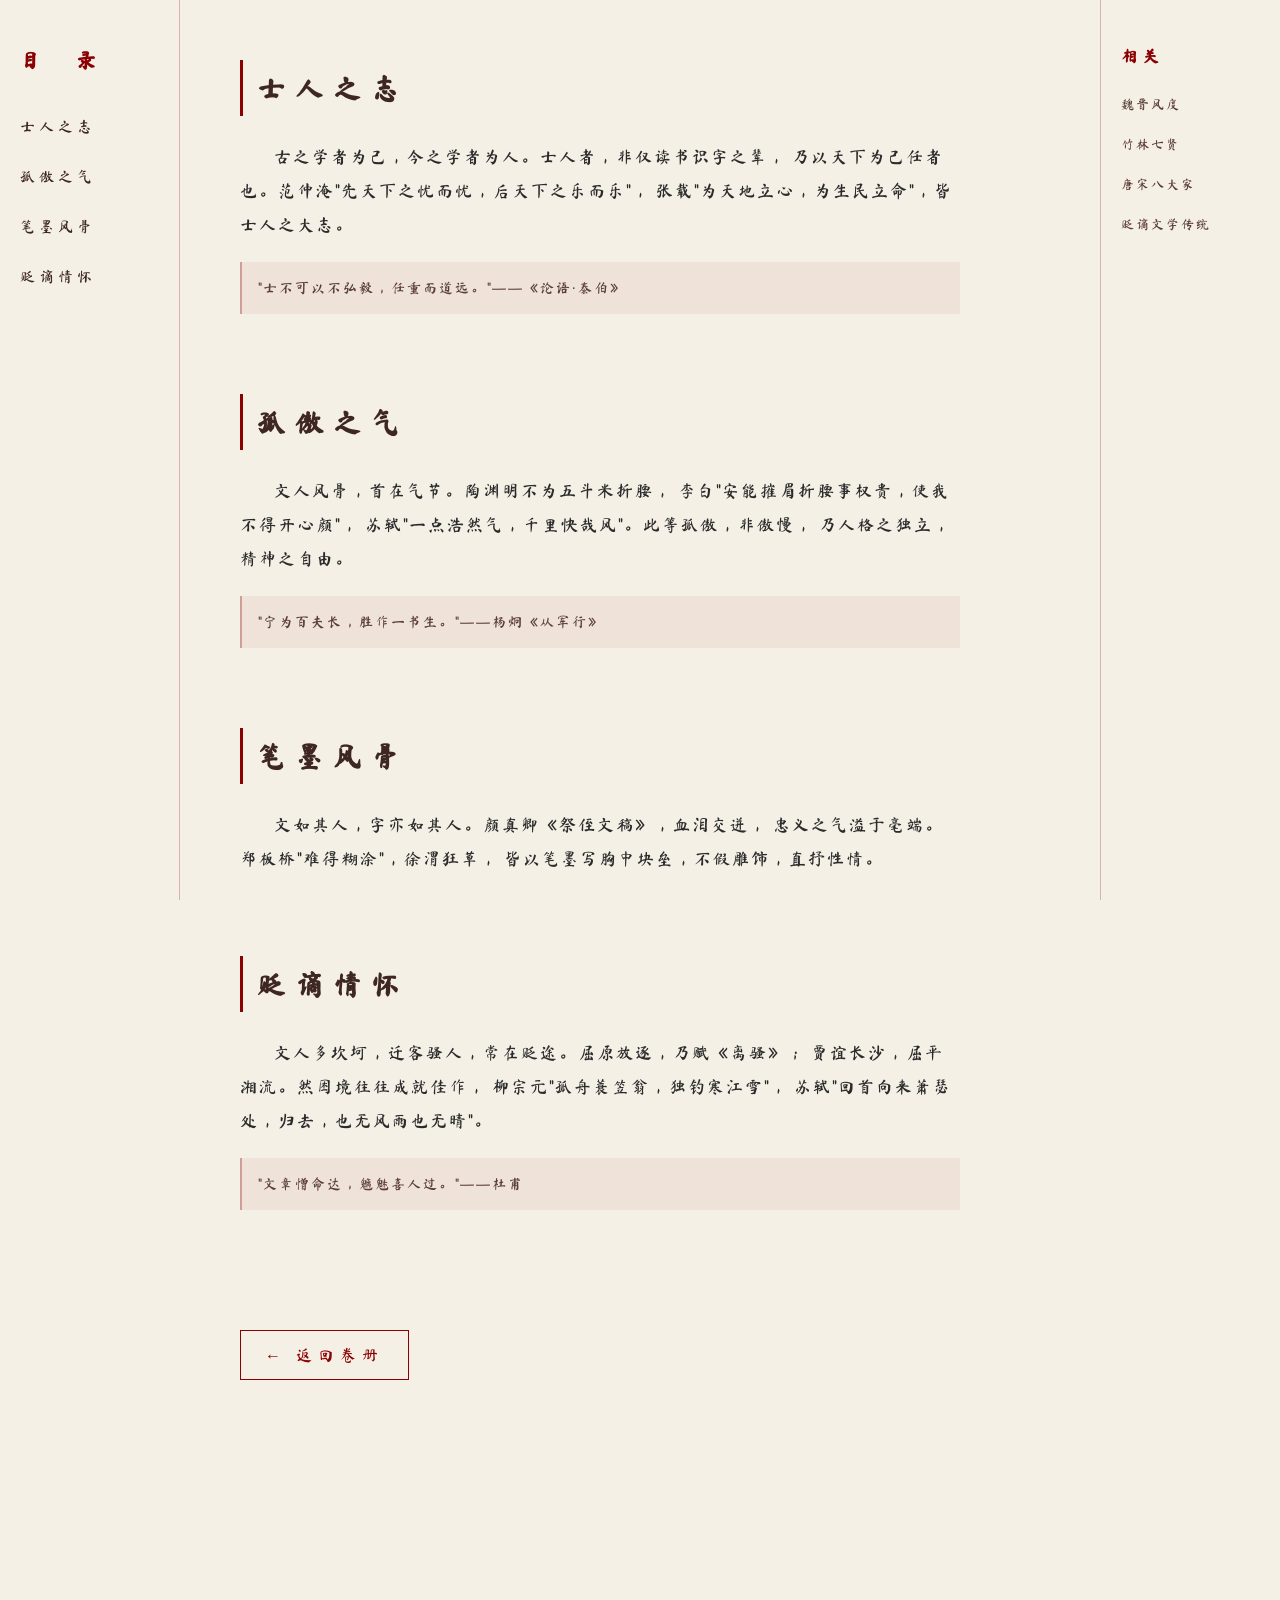
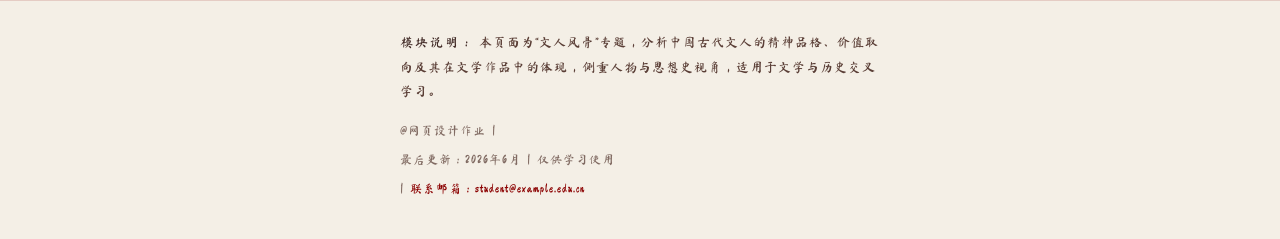
<file: wenren.html>
<!DOCTYPE html>
<html lang="zh-CN">
<head>
    <meta charset="UTF-8">
    <title>文人风骨</title>
    <link href="https://fonts.googleapis.com/css2?family=Ma+Shan+Zheng&display=swap" rel="stylesheet">
    <link rel="stylesheet" href="wenren.css">
</head>
<body>

<nav class="catalog">
    <h2>目　录</h2>
    <ul>
        <li><a href="#spirit">士人之志</a></li>
        <li><a href="#character">孤傲之气</a></li>
        <li><a href="#pen">笔墨风骨</a></li>
        <li><a href="#exile">贬谪情怀</a></li>
    </ul>
</nav>

<main class="content">

    <section id="spirit" class="section">
        <h3>士人之志</h3>
        <p>
            古之学者为己，今之学者为人。士人者，非仅读书识字之辈，
            乃以天下为己任者也。范仲淹"先天下之忧而忧，后天下之乐而乐"，
            张载"为天地立心，为生民立命"，皆士人之大志。
        </p>
        <aside class="sidenote">
            "士不可以不弘毅，任重而道远。"——《论语·泰伯》
        </aside>
    </section>

    <section id="character" class="section">
        <h3>孤傲之气</h3>
        <p>
            文人风骨，首在气节。陶渊明不为五斗米折腰，
            李白"安能摧眉折腰事权贵，使我不得开心颜"，
            苏轼"一点浩然气，千里快哉风"。此等孤傲，非傲慢，
            乃人格之独立，精神之自由。
        </p>
        <aside class="sidenote">
            "宁为百夫长，胜作一书生。"——杨炯《从军行》
        </aside>
    </section>

    <section id="pen" class="section">
        <h3>笔墨风骨</h3>
        <p>
            文如其人，字亦如其人。颜真卿《祭侄文稿》，血泪交迸，
            忠义之气溢于毫端。郑板桥"难得糊涂"，徐渭狂草，
            皆以笔墨写胸中块垒，不假雕饰，直抒性情。
        </p>
    </section>

    <section id="exile" class="section">
        <h3>贬谪情怀</h3>
        <p>
            文人多坎坷，迁客骚人，常在贬途。屈原放逐，乃赋《离骚》；
            贾谊长沙，屈平湘流。然困境往往成就佳作，
            柳宗元"孤舟蓑笠翁，独钓寒江雪"，
            苏轼"回首向来萧瑟处，归去，也无风雨也无晴"。
        </p>
        <aside class="sidenote">
            "文章憎命达，魑魅喜人过。"——杜甫
        </aside>
    </section>

    <a href="list.html" class="back">← 返回卷册</a>
</main>
<footer class="page-footer">
    <div class="footer-info">
        <strong>模块说明：</strong>
        本页面为“文人风骨”专题，分析中国古代文人的精神品格、价值取向及其在文学作品中的体现，侧重人物与思想史视角，适用于文学与历史交叉学习。
    </div>
    <div class="footer-meta">
        <span>                    @网页设计作业</span>
        <span>|</span>
        <span>最后更新：2026年6月</span>
        <span>|</span>
        <span>仅供学习使用</span>
        <span>|</span>
        <a href="mailto:student@example.edu.cn">联系邮箱：student@example.edu.cn</a>
    </div>
</footer>
<div class="sidebar">
    <h4>相关</h4>
    <ul>
        <li><a href="weijin.html">魏晋风度</a></li>
        <li>竹林七贤</li>
        <li>唐宋八大家</li>
        <li>贬谪文学传统</li>
    </ul>
</div>

<div class="top-btn" id="topBtn">↑ 顶端</div>

<script>
const topBtn = document.getElementById('topBtn');
window.addEventListener('scroll', () => {
    topBtn.classList.toggle('show', window.scrollY > 300);
});
topBtn.addEventListener('click', () => {
    window.scrollTo({ top: 0, behavior: 'smooth' });
});
</script>

</body>
</html>
</file>
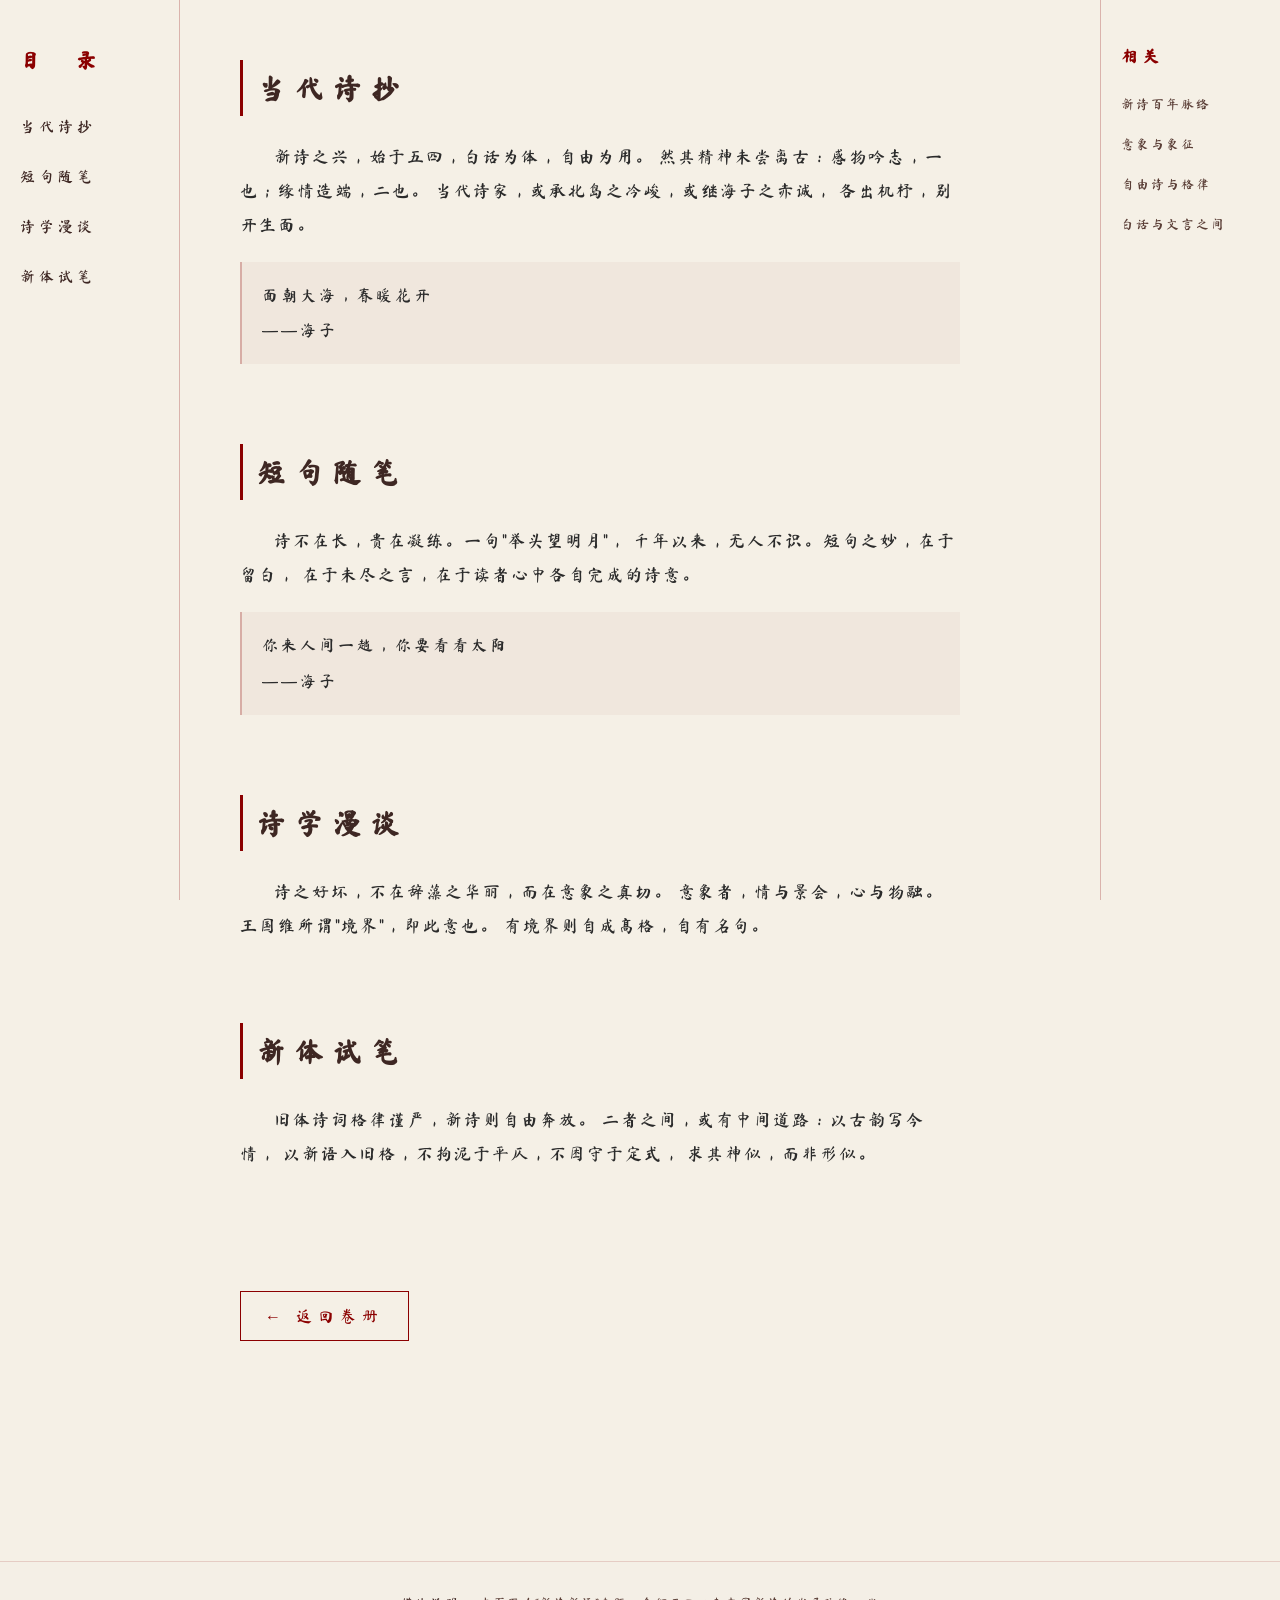
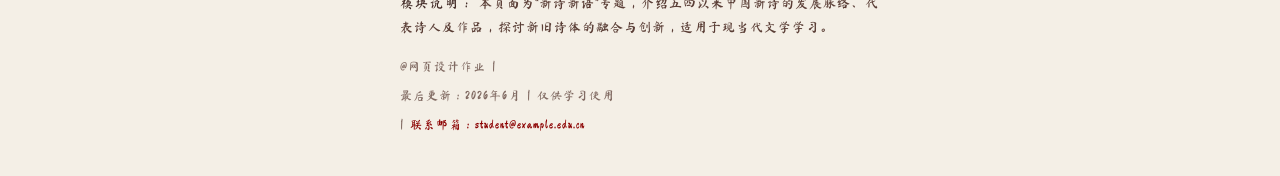
<file: xinshi.html>
<!DOCTYPE html>
<html lang="zh-CN">
<head>
    <meta charset="UTF-8">
    <title>新诗新语</title>
    <link href="https://fonts.googleapis.com/css2?family=Ma+Shan+Zheng&display=swap" rel="stylesheet">
    <link rel="stylesheet" href="xinshi.css">
</head>
<body>

<!-- 左侧目录 -->
<nav class="catalog">
    <h2>目　录</h2>
    <ul>
        <li><a href="#modern">当代诗抄</a></li>
        <li><a href="#short">短句随笔</a></li>
        <li><a href="#theory">诗学漫谈</a></li>
        <li><a href="#form">新体试笔</a></li>
    </ul>
</nav>

<!-- 主内容 -->
<main class="content">

    <section id="modern" class="section">
        <h3>当代诗抄</h3>
        <p>
            新诗之兴，始于五四，白话为体，自由为用。
            然其精神未尝离古：感物吟志，一也；缘情造端，二也。
            当代诗家，或承北岛之冷峻，或继海子之赤诚，
            各出机杼，别开生面。
        </p>
        <div class="poem">
            面朝大海，春暖花开<br>
            ——海子
        </div>
    </section>

    <section id="short" class="section">
        <h3>短句随笔</h3>
        <p>
            诗不在长，贵在凝练。一句"举头望明月"，
            千年以来，无人不识。短句之妙，在于留白，
            在于未尽之言，在于读者心中各自完成的诗意。
        </p>
        <div class="poem">
            你来人间一趟，你要看看太阳<br>
            ——海子
        </div>
    </section>

    <section id="theory" class="section">
        <h3>诗学漫谈</h3>
        <p>
            诗之好坏，不在辞藻之华丽，而在意象之真切。
            意象者，情与景会，心与物融。
            王国维所谓"境界"，即此意也。
            有境界则自成高格，自有名句。
        </p>
    </section>

    <section id="form" class="section">
        <h3>新体试笔</h3>
        <p>
            旧体诗词格律谨严，新诗则自由奔放。
            二者之间，或有中间道路：以古韵写今情，
            以新语入旧格，不拘泥于平仄，不困守于定式，
            求其神似，而非形似。
        </p>
    </section>

    <a href="list.html" class="back">← 返回卷册</a>
</main>
<footer class="page-footer">
    <div class="footer-info">
        <strong>模块说明：</strong>
        本页面为“新诗新语”专题，介绍五四以来中国新诗的发展脉络、代表诗人及作品，探讨新旧诗体的融合与创新，适用于现当代文学学习。
    </div>
    <div class="footer-meta">
        <span>                     @网页设计作业</span>
        <span>|</span>
        <span>最后更新：2026年6月</span>
        <span>|</span>
        <span>仅供学习使用</span>
        <span>|</span>
        <a href="mailto:student@example.edu.cn">联系邮箱：student@example.edu.cn</a>
    </div>
</footer>
<!-- 右侧边栏 -->
<div class="sidebar">
    <h4>相关</h4>
    <ul>
        <li><a href="bailun.html">新诗百年脉络</a></li>
        <li>意象与象征</li>
        <li>自由诗与格律</li>
        <li>白话与文言之间</li>
    </ul>
</div>

<!-- 返回顶端 -->
<div class="top-btn" id="topBtn">↑ 顶端</div>

<script>
const topBtn = document.getElementById('topBtn');

window.addEventListener('scroll', () => {
    topBtn.classList.toggle('show', window.scrollY > 300);
});

topBtn.addEventListener('click', () => {
    window.scrollTo({ top: 0, behavior: 'smooth' });
});
</script>

</body>
</html>
</file>
<file: cihua.css>
* {
    margin: 0;
    padding: 0;
    box-sizing: border-box;
}

body {
    font-family: "Ma Shan Zheng", "KaiTi", serif;
    background: #f5f0e6;
    color: #2b2b2b;
    line-height: 2;
}

.catalog {
    position: fixed;
    left: 0;
    top: 0;
    width: 180px;
    height: 100vh;
    background: rgba(245,240,230,.95);
    border-right: 1px solid rgba(139,0,0,.25);
    padding: 40px 20px;
    z-index: 10;
}

.catalog h2 {
    font-size: 20px;
    letter-spacing: 8px;
    margin-bottom: 30px;
    color: #8b0000;
}

.catalog ul {
    list-style: none;
}

.catalog li {
    margin-bottom: 18px;
}

.catalog a {
    text-decoration: none;
    color: #3e2723;
    font-size: 15px;
    letter-spacing: 4px;
    transition: color .3s;
}

.catalog a:hover {
    color: #8b0000;
}

.content {
    margin-left: 200px;
    margin-right: 220px;
    padding: 60px 40px 120px;
    max-width: 800px;
}

.section {
    margin-bottom: 80px;
}

.section h3 {
    font-size: 28px;
    letter-spacing: 10px;
    margin-bottom: 24px;
    color: #3e2723;
    border-left: 3px solid #8b0000;
    padding-left: 14px;
}

.section p {
    font-size: 17px;
    text-indent: 2em;
    letter-spacing: 2px;
}

.sidenote {
    margin-top: 20px;
    padding: 12px 16px;
    background: rgba(139,0,0,.06);
    border-left: 2px solid rgba(139,0,0,.3);
    font-size: 14px;
    color: #5a3e36;
    letter-spacing: 2px;
}

.sidebar {
    position: fixed;
    right: 0;
    top: 0;
    width: 180px;
    height: 100vh;
    background: rgba(245,240,230,.95);
    border-left: 1px solid rgba(139,0,0,.25);
    padding: 40px 20px;
    font-size: 13px;
    color: #5a3e36;
}

.sidebar h4 {
    font-size: 16px;
    letter-spacing: 6px;
    margin-bottom: 20px;
    color: #8b0000;
}

.sidebar ul {
    list-style: none;
}

.sidebar li {
    margin-bottom: 14px;
    letter-spacing: 2px;
}

.back {
    display: inline-block;
    margin-top: 40px;
    font-size: 16px;
    letter-spacing: 6px;
    color: #8b0000;
    text-decoration: none;
    border: 1px solid #8b0000;
    padding: 8px 24px;
    transition: all .3s;
}

.back:hover {
    background: #8b0000;
    color: #f5f0e6;
}

.top-btn {
    position: fixed;
    right: 40px;
    bottom: 30px;
    z-index: 10;
    font-size: 14px;
    letter-spacing: 4px;
    color: #8b0000;
    cursor: pointer;
    opacity: 0;
    pointer-events: none;
    transition: opacity .3s;
}

.top-btn.show {
    opacity: 1;
    pointer-events: auto;
}

html {
    scroll-behavior: smooth;
}.sidebar a {
    text-decoration: none;
    color: #5a3e36;
    transition: color .3s;
}

.sidebar a:hover {
    color: #8b0000;
}/* ========== 页面底部（作业功能型） ========== */
.page-footer {
    margin-top: 100px;
    padding: 30px 400px 40px;
     /* ✅ 关键：给侧栏留空间 */
    background: rgba(245,240,230,0.95);
    border-top: 1px solid rgba(139,0,0,0.15);
    font-size: 13px;
    color: #5a3e36;
    line-height: 1.9;
}

.footer-info {
    margin-bottom: 14px;
    letter-spacing: 1px;
}

.footer-info strong {
    color: #3e2723;
    font-weight: normal;
    letter-spacing: 2px;
}

.footer-meta {
    font-size: 12px;
    color: rgba(90,62,54,0.75);
    padding-right: 260px;
    letter-spacing: 1px;
    display: flex;
    flex-wrap: wrap;
    gap: 6px;
}

.footer-meta a {
    color: #8b0000;
    text-decoration: none;
    transition: color .3s;
}

.footer-meta a:hover {
    color: #3e2723;
    text-decoration: underline;
}
</file>
<file: list.css>
* {
    margin: 0;
    padding: 0;
    box-sizing: border-box;
}

body {
    font-family: "Ma Shan Zheng", "KaiTi", serif;
    background: #f5f0e6;
    overflow: hidden;
}

/* ===== 四列容器 ===== */
.gallery {
    display: flex;
    height: 100vh;
}

/* ===== 单列 ===== */
.col {
    position: relative;
    width: 25%;
    height: 100%;
    writing-mode: vertical-rl;
    text-orientation: upright;
    background-size: cover;
    background-position: center;
    border-right: 1px solid rgba(0,0,0,.25);
    display: flex;
    align-items: center;
    justify-content: center;
    cursor: pointer;
    transition: width .55s ease;
    overflow: hidden;

    /* 入场动画 */
    opacity: 0;
    transform: translateY(30px);
    animation: fadeInUp .8s ease forwards;
}

.col:nth-child(1) { animation-delay: .2s; }
.col:nth-child(2) { animation-delay: .4s; }
.col:nth-child(3) { animation-delay: .6s; }
.col:nth-child(4) { animation-delay: .8s; }

@keyframes fadeInUp {
    to {
        opacity: 1;
        transform: translateY(0);
    }
}

/* 遮罩 */
.col::before {
    content: "";
    position: absolute;
    inset: 0;
    background: rgba(245,240,230,.45);
    z-index: 1;
}

/* 标题 */
.col span {
    font-size: 34px;
    letter-spacing: 12px;
    color: #2b2b2b;
    z-index: 2;
}

/* ===== 子项横排 ===== */
.sub-rows {
    position: absolute;
    left: 0;
    top: 0;
    width: 100%;
    height: 100%;
    display: flex;
    flex-direction: column;
    opacity: 0;
    pointer-events: none;
    transition: opacity .35s ease .25s;
    z-index: 3;
}

.sub-row {
    flex: 1;
    display: flex;
    align-items: center;
    justify-content: center;
    font-size: 20px;
    letter-spacing: 6px;
    color: #3e2723;
    border-bottom: 1px solid rgba(139, 0, 0, 0.25);
}

.sub-row:last-child {
    border-bottom: none;
}

/* ===== 展开状态 ===== */
.col.active {
    width: 50%;
}

.col.side {
    width: calc(50% / 3);
}

.col.active .sub-rows {
    opacity: 1;
    pointer-events: auto;
}

/* ===== 合卷按钮 ===== */
.close-btn {
    position: fixed;
    right: 40px;
    top: 30px;
    z-index: 10;
    font-size: 16px;
    letter-spacing: 6px;
    color: #8b0000;
    cursor: pointer;
    opacity: 0;
    pointer-events: none;
    transition: opacity .3s ease;
}

body:has(.col.active) .close-btn {
    opacity: 1;
    pointer-events: auto;
}
</file>
<file: qingdeng.css>
/* ========== 基础 ========== */
* {
    margin: 0;
    padding: 0;
    box-sizing: border-box;
}

body {
    font-family: "Ma Shan Zheng", "KaiTi", serif;
    background: #f5f0e6;
    color: #2b2b2b;
    line-height: 2;
}

/* ========== 左侧目录 ========== */
.catalog {
    position: fixed;
    left: 0;
    top: 0;
    width: 180px;
    height: 100vh;
    background: rgba(245,240,230,.95);
    border-right: 1px solid rgba(139,0,0,.25);
    padding: 40px 20px;
    z-index: 10;
}

.catalog h2 {
    font-size: 20px;
    letter-spacing: 8px;
    margin-bottom: 30px;
    color: #8b0000;
}

.catalog ul {
    list-style: none;
}

.catalog li {
    margin-bottom: 18px;
}

.catalog a {
    text-decoration: none;
    color: #3e2723;
    font-size: 15px;
    letter-spacing: 4px;
    transition: color .3s;
}

.catalog a:hover {
    color: #8b0000;
}

/* ========== 主内容 ========== */
.content {
    margin-left: 200px;
    margin-right: 220px;
    padding: 60px 40px 120px;
    max-width: 800px;
}

.section {
    margin-bottom: 80px;
}

.section h3 {
    font-size: 28px;
    letter-spacing: 10px;
    margin-bottom: 24px;
    color: #3e2723;
    border-left: 3px solid #8b0000;
    padding-left: 14px;
}

.section p {
    font-size: 17px;
    text-indent: 2em;
    letter-spacing: 2px;
}

/* ========== 侧栏小注 ========== */
.sidenote {
    margin-top: 20px;
    padding: 12px 16px;
    background: rgba(139,0,0,.06);
    border-left: 2px solid rgba(139,0,0,.3);
    font-size: 14px;
    color: #5a3e36;
    letter-spacing: 2px;
}

/* ========== 右侧边栏 ========== */
.sidebar {
    position: fixed;
    right: 0;
    top: 0;
    width: 180px;
    height: 100vh;
    background: rgba(245,240,230,.95);
    border-left: 1px solid rgba(139,0,0,.25);
    padding: 40px 20px;
    font-size: 13px;
    color: #5a3e36;
}

.sidebar h4 {
    font-size: 16px;
    letter-spacing: 6px;
    margin-bottom: 20px;
    color: #8b0000;
}

.sidebar ul {
    list-style: none;
}

.sidebar li {
    margin-bottom: 14px;
    letter-spacing: 2px;
}

/* ========== 返回卷册 ========== */
.back {
    display: inline-block;
    margin-top: 40px;
    font-size: 16px;
    letter-spacing: 6px;
    color: #8b0000;
    text-decoration: none;
    border: 1px solid #8b0000;
    padding: 8px 24px;
    transition: all .3s;
}

.back:hover {
    background: #8b0000;
    color: #f5f0e6;
}

/* ========== 返回顶端 ========== */
.top-btn {
    position: fixed;
    right: 40px;
    bottom: 30px;
    z-index: 10;
    font-size: 14px;
    letter-spacing: 4px;
    color: #8b0000;
    cursor: pointer;
    opacity: 0;
    pointer-events: none;
    transition: opacity .3s;
}

.top-btn.show {
    opacity: 1;
    pointer-events: auto;
}

html {
    scroll-behavior: smooth;
}.sidebar a {
    text-decoration: none;
    color: #5a3e36;
    transition: color .3s;
}

.sidebar a:hover {
    color: #8b0000;
}/* ========== 页面底部（作业功能型） ========== */
.page-footer {
    margin-top: 100px;
    padding: 30px 400px 40px;
     /* ✅ 关键：给侧栏留空间 */
    background: rgba(245,240,230,0.95);
    border-top: 1px solid rgba(139,0,0,0.15);
    font-size: 13px;
    color: #5a3e36;
    line-height: 1.9;
}


.footer-info {
    margin-bottom: 14px;
    letter-spacing: 1px;
}

.footer-info strong {
    color: #3e2723;
    font-weight: normal;
    letter-spacing: 2px;
}

.footer-meta {
    font-size: 12px;
    color: rgba(90,62,54,0.75);
    letter-spacing: 1px;
    
    display: flex;
    flex-wrap: wrap;
    gap: 6px;
}

.footer-meta a {
    color: #8b0000;
    text-decoration: none;
    transition: color .3s;
}

.footer-meta a:hover {
    color: #3e2723;
    text-decoration: underline;
}
</file>
<file: wenren.css>
* {
    margin: 0;
    padding: 0;
    box-sizing: border-box;
}

body {
    font-family: "Ma Shan Zheng", "KaiTi", serif;
    background: #f5f0e6;
    color: #2b2b2b;
    line-height: 2;
}

.catalog {
    position: fixed;
    left: 0;
    top: 0;
    width: 180px;
    height: 100vh;
    background: rgba(245,240,230,.95);
    border-right: 1px solid rgba(139,0,0,.25);
    padding: 40px 20px;
    z-index: 10;
}

.catalog h2 {
    font-size: 20px;
    letter-spacing: 8px;
    margin-bottom: 30px;
    color: #8b0000;
}

.catalog ul {
    list-style: none;
}

.catalog li {
    margin-bottom: 18px;
}

.catalog a {
    text-decoration: none;
    color: #3e2723;
    font-size: 15px;
    letter-spacing: 4px;
    transition: color .3s;
}

.catalog a:hover {
    color: #8b0000;
}

.content {
    margin-left: 200px;
    margin-right: 220px;
    padding: 60px 40px 120px;
    max-width: 800px;
}

.section {
    margin-bottom: 80px;
}

.section h3 {
    font-size: 28px;
    letter-spacing: 10px;
    margin-bottom: 24px;
    color: #3e2723;
    border-left: 3px solid #8b0000;
    padding-left: 14px;
}

.section p {
    font-size: 17px;
    text-indent: 2em;
    letter-spacing: 2px;
}

.sidenote {
    margin-top: 20px;
    padding: 12px 16px;
    background: rgba(139,0,0,.06);
    border-left: 2px solid rgba(139,0,0,.3);
    font-size: 14px;
    color: #5a3e36;
    letter-spacing: 2px;
}

.sidebar {
    position: fixed;
    right: 0;
    top: 0;
    width: 180px;
    height: 100vh;
    background: rgba(245,240,230,.95);
    border-left: 1px solid rgba(139,0,0,.25);
    padding: 40px 20px;
    font-size: 13px;
    color: #5a3e36;
}

.sidebar h4 {
    font-size: 16px;
    letter-spacing: 6px;
    margin-bottom: 20px;
    color: #8b0000;
}

.sidebar ul {
    list-style: none;
}

.sidebar li {
    margin-bottom: 14px;
    letter-spacing: 2px;
}

.back {
    display: inline-block;
    margin-top: 40px;
    font-size: 16px;
    letter-spacing: 6px;
    color: #8b0000;
    text-decoration: none;
    border: 1px solid #8b0000;
    padding: 8px 24px;
    transition: all .3s;
}

.back:hover {
    background: #8b0000;
    color: #f5f0e6;
}

.top-btn {
    position: fixed;
    right: 40px;
    bottom: 30px;
    z-index: 10;
    font-size: 14px;
    letter-spacing: 4px;
    color: #8b0000;
    cursor: pointer;
    opacity: 0;
    pointer-events: none;
    transition: opacity .3s;
}

.top-btn.show {
    opacity: 1;
    pointer-events: auto;
}

html {
    scroll-behavior: smooth;
}.sidebar a {
    text-decoration: none;
    color: #5a3e36;
    transition: color .3s;
}

.sidebar a:hover {
    color: #8b0000;
}/* ========== 页面底部（作业功能型） ========== */
.page-footer {
    margin-top: 100px;
    padding: 30px 400px 40px;
     /* ✅ 关键：给侧栏留空间 */
    background: rgba(245,240,230,0.95);
    border-top: 1px solid rgba(139,0,0,0.15);
    font-size: 13px;
    color: #5a3e36;
    line-height: 1.9;
}

.footer-info {
    margin-bottom: 14px;
    letter-spacing: 1px;
}

.footer-info strong {
    color: #3e2723;
    font-weight: normal;
    letter-spacing: 2px;
}

.footer-meta {
    font-size: 12px;
    color: rgba(90,62,54,0.75);
    letter-spacing: 1px;
    padding-right: 260px;
    display: flex;
    flex-wrap: wrap;
    gap: 6px;
}

.footer-meta a {
    color: #8b0000;
    text-decoration: none;
    transition: color .3s;
}

.footer-meta a:hover {
    color: #3e2723;
    text-decoration: underline;
}
</file>
<file: xinshi.css>
/* ========== 基础 ========== */
* {
    margin: 0;
    padding: 0;
    box-sizing: border-box;
}

body {
    font-family: "Ma Shan Zheng", "KaiTi", serif;
    background: #f5f0e6;
    color: #2b2b2b;
    line-height: 2;
}

/* ========== 左侧目录 ========== */
.catalog {
    position: fixed;
    left: 0;
    top: 0;
    width: 180px;
    height: 100vh;
    background: rgba(245,240,230,.95);
    border-right: 1px solid rgba(139,0,0,.25);
    padding: 40px 20px;
    z-index: 10;
}

.catalog h2 {
    font-size: 20px;
    letter-spacing: 8px;
    margin-bottom: 30px;
    color: #8b0000;
}

.catalog ul {
    list-style: none;
}

.catalog li {
    margin-bottom: 18px;
}

.catalog a {
    text-decoration: none;
    color: #3e2723;
    font-size: 15px;
    letter-spacing: 4px;
    transition: color .3s;
}

.catalog a:hover {
    color: #8b0000;
}

/* ========== 主内容 ========== */
.content {
    margin-left: 200px;
    margin-right: 220px;
    padding: 60px 40px 120px;
    max-width: 800px;
}

.section {
    margin-bottom: 80px;
}

.section h3 {
    font-size: 28px;
    letter-spacing: 10px;
    margin-bottom: 24px;
    color: #3e2723;
    border-left: 3px solid #8b0000;
    padding-left: 14px;
}

.section p {
    font-size: 17px;
    text-indent: 2em;
    letter-spacing: 2px;
}

/* ========== 诗句块 ========== */
.poem {
    margin: 20px 0;
    padding: 16px 20px;
    background: rgba(139,0,0,.04);
    border-left: 2px solid rgba(139,0,0,.25);
    font-size: 16px;
    letter-spacing: 3px;
    line-height: 2.2;
}

/* ========== 右侧边栏 ========== */
.sidebar {
    position: fixed;
    right: 0;
    top: 0;
    width: 180px;
    height: 100vh;
    background: rgba(245,240,230,.95);
    border-left: 1px solid rgba(139,0,0,.25);
    padding: 40px 20px;
    font-size: 13px;
    color: #5a3e36;
}

.sidebar h4 {
    font-size: 16px;
    letter-spacing: 6px;
    margin-bottom: 20px;
    color: #8b0000;
}

.sidebar ul {
    list-style: none;
}

.sidebar li {
    margin-bottom: 14px;
    letter-spacing: 2px;
}

/* ========== 返回卷册 ========== */
.back {
    display: inline-block;
    margin-top: 40px;
    font-size: 16px;
    letter-spacing: 6px;
    color: #8b0000;
    text-decoration: none;
    border: 1px solid #8b0000;
    padding: 8px 24px;
    transition: all .3s;
}

.back:hover {
    background: #8b0000;
    color: #f5f0e6;
}

/* ========== 返回顶端 ========== */
.top-btn {
    position: fixed;
    right: 40px;
    bottom: 30px;
    z-index: 10;
    font-size: 14px;
    letter-spacing: 4px;
    color: #8b0000;
    cursor: pointer;
    opacity: 0;
    pointer-events: none;
    transition: opacity .3s;
}

.top-btn.show {
    opacity: 1;
    pointer-events: auto;
}

html {
    scroll-behavior: smooth;
}.sidebar a {
    text-decoration: none;
    color: #5a3e36;
    transition: color .3s;
}

.sidebar a:hover {
    color: #8b0000;
}/* ========== 页面底部（作业功能型） ========== */
.page-footer {
    margin-top: 100px;
    padding: 30px 400px 40px;
     /* ✅ 关键：给侧栏留空间 */
    background: rgba(245,240,230,0.95);
    border-top: 1px solid rgba(139,0,0,0.15);
    font-size: 13px;
    color: #5a3e36;
    line-height: 1.9;
}
.footer-info {
    margin-bottom: 14px;
    letter-spacing: 1px;
}

.footer-info strong {
    color: #3e2723;
    font-weight: normal;
    letter-spacing: 2px;
}

.footer-meta {
    font-size: 12px;
    color: rgba(90,62,54,0.75);
    letter-spacing: 1px;
    padding-right: 260px;
    display: flex;
    flex-wrap: wrap;
    gap: 6px;
}

.footer-meta a {
    color: #8b0000;
    text-decoration: none;
    transition: color .3s;
}

.footer-meta a:hover {
    color: #3e2723;
    text-decoration: underline;
}
</file>
